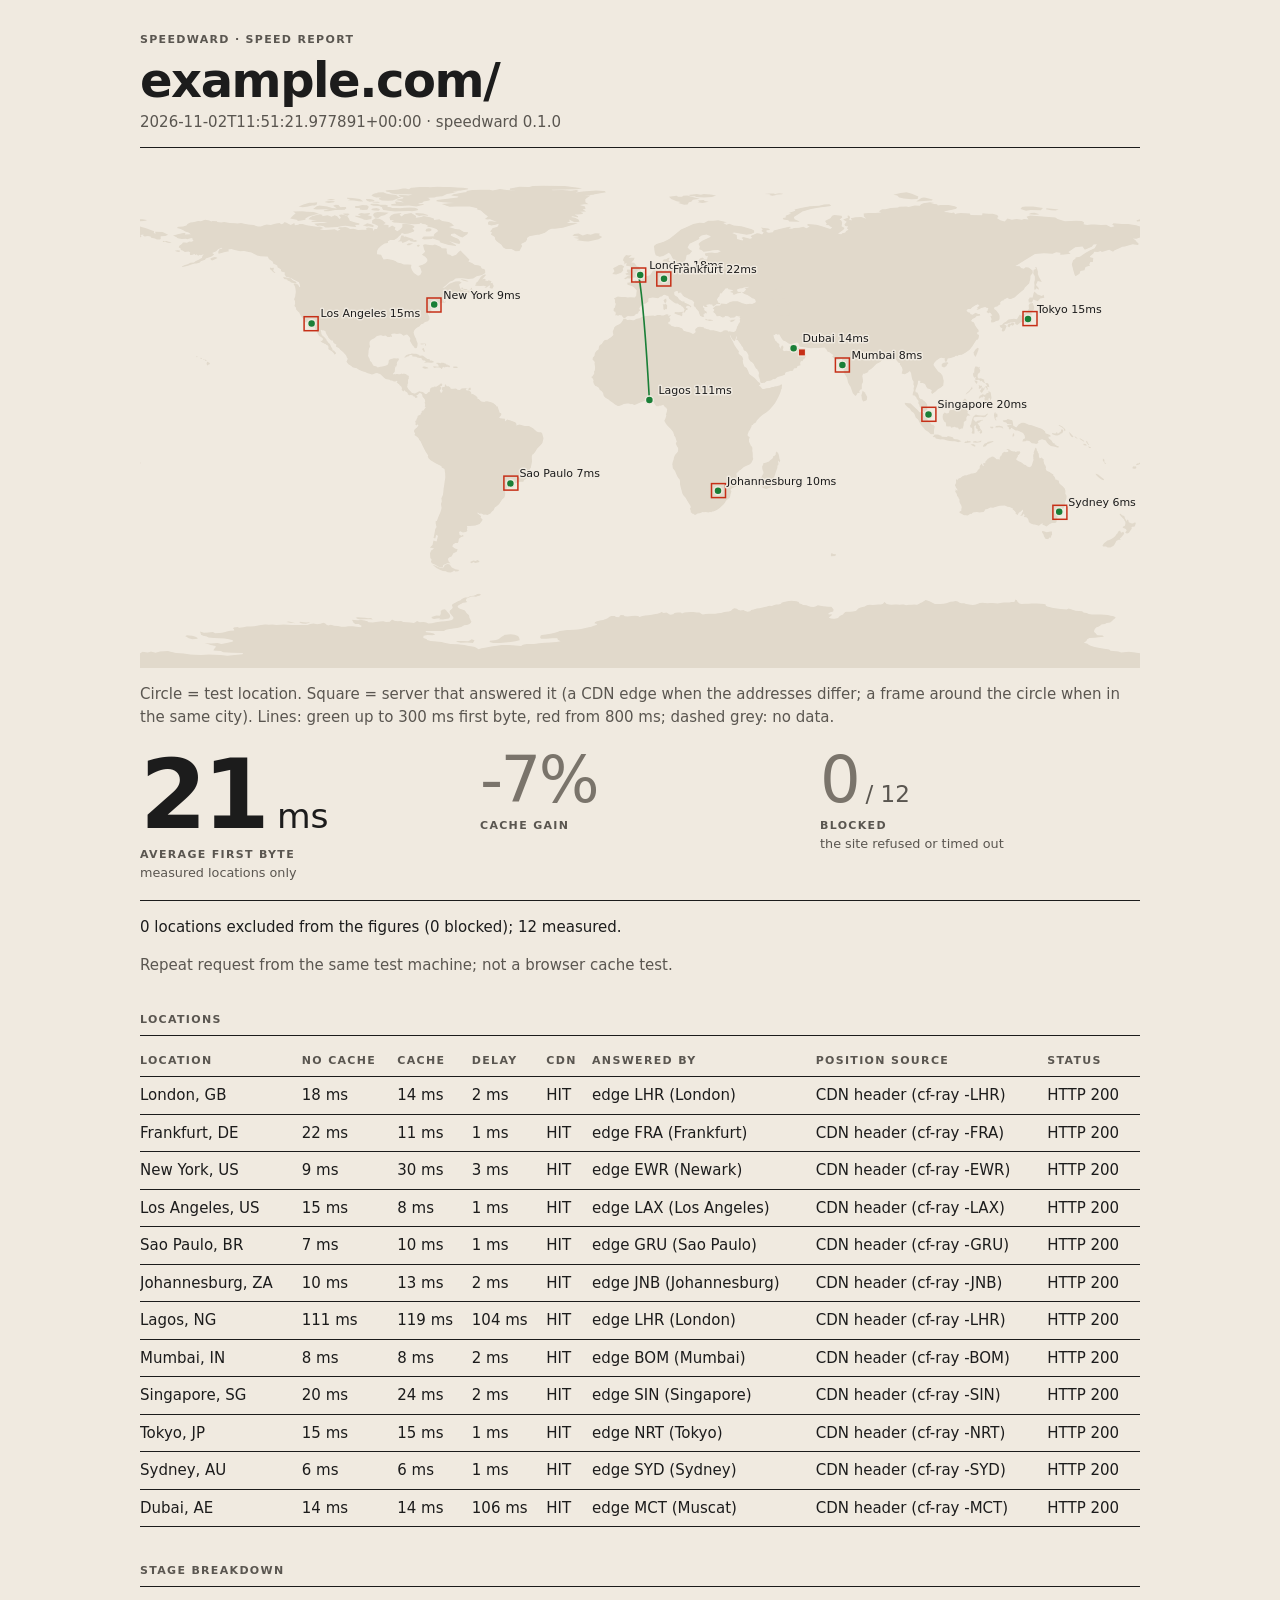
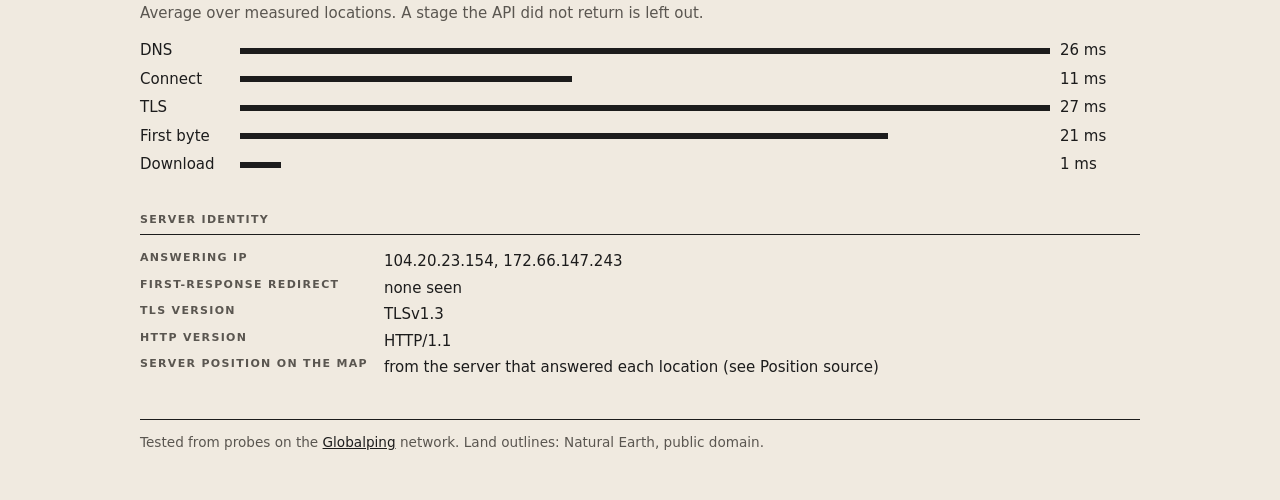
<file: docs/demo-report.html>
<!doctype html>
<html lang="en">
<head>
<meta charset="utf-8">
<meta name="viewport" content="width=device-width, initial-scale=1">
<title>Speed report: example.com/</title>
<style>
/* Same tokens as the web UI (paper, ink, hairlines); self-contained, no outside requests. */
:root{--paper:#F0EAE0;--ink:#1C1C1C;--mute:#5A5650;--faint:#7A746B;--hair:#1C1C1C;--warn:#9A3B00;--err:#A3200F;--bar:#1C1C1C;color-scheme:light}
@media (prefers-color-scheme:dark){:root:not([data-theme="light"]){--paper:#141414;--ink:#EDE8DF;--mute:#A39E95;--faint:#77736C;--hair:#EDE8DF;--warn:#F0A35E;--err:#FF8A7A;--bar:#EDE8DF;color-scheme:dark}}
:root[data-theme="dark"]{--paper:#141414;--ink:#EDE8DF;--mute:#A39E95;--faint:#77736C;--hair:#EDE8DF;--warn:#F0A35E;--err:#FF8A7A;--bar:#EDE8DF;color-scheme:dark}
*{box-sizing:border-box}
html,body{background:var(--paper)}
body{margin:0;color:var(--ink);font:15px/1.5 Inter,-apple-system,BlinkMacSystemFont,"Segoe UI",system-ui,sans-serif;font-variant-numeric:tabular-nums}
main{max-width:1040px;margin:0 auto;padding:32px 20px 48px}
header{border-bottom:1px solid var(--hair);padding-bottom:14px;margin-bottom:20px}
.kicker,h2,.figure .cap,th,dt{font-size:11px;font-weight:600;letter-spacing:.12em;text-transform:uppercase;color:var(--mute)}
h1{font-size:clamp(1.75rem,5vw,3rem);font-weight:800;letter-spacing:-.03em;line-height:1.05;margin:6px 0;overflow-wrap:anywhere}
h2{margin:36px 0 10px;padding-bottom:6px;border-bottom:1px solid var(--hair)}
h3{font-size:1rem;margin:18px 0 6px}
a{color:var(--ink)}
.mute{color:var(--mute)}.map svg{width:100%;height:auto;display:block}
.figures{display:grid;grid-template-columns:repeat(auto-fit,minmax(200px,1fr));gap:20px;margin:24px 0 12px;padding-bottom:18px;border-bottom:1px solid var(--hair)}
.figure{display:flex;flex-direction:column}
.figure .num{order:1;font-size:clamp(2.5rem,7vw,4rem);font-weight:100;letter-spacing:-.04em;line-height:.9;color:var(--faint)}
.figure:first-child .num{font-size:clamp(3.5rem,10vw,6rem);font-weight:800;color:var(--ink)}
.figure .unit{font-size:.36em;font-weight:500;letter-spacing:0;color:var(--mute)}
.figure:first-child .unit{color:var(--ink)}
.figure .cap{order:2;margin-top:8px}.figure .note{order:3;font-size:.8rem;color:var(--mute)}
table{border-collapse:collapse;width:100%}th,td{text-align:left;padding:7px 10px 7px 0;border-bottom:1px solid var(--hair);vertical-align:top}
tr.excluded{color:var(--mute);font-style:italic}.scroll{overflow-x:auto}
.bar{background:var(--bar);height:6px}.stage{display:grid;grid-template-columns:90px 1fr 80px;gap:10px;align-items:center;margin:6px 0}
dl{display:grid;grid-template-columns:minmax(120px,max-content) 1fr;gap:4px 16px}dd{margin:0;overflow-wrap:anywhere}
.flag{color:var(--warn);font-weight:600}
td .note{font-size:.8rem;color:var(--mute)}.skipped{margin:6px 0 0;padding-left:1.2em}
footer{margin-top:40px;padding-top:12px;border-top:1px solid var(--hair);color:var(--mute);font-size:.85rem}
</style>
</head>
<body>
<main>
<header>
<div class="kicker">speedward · speed report</div>
<h1>example.com/</h1>
<div class="mute">2026-11-02T11:51:21.977891+00:00 &middot; speedward 0.1.0</div>
</header>

<section class="map" aria-label="Map"><svg class="sw-map" viewBox="0 0 1000 500" role="img" aria-label="World map of response times from each test location"><style>.sw-map{--bg:#F0EAE0;--land:#E1D9CB;--ink:#1C1C1C;--fast:#1A7F37;--mid:#8F5400;--slow:#B3261E;--off:#76716A;--pin:#C62F17;--sq:#C62F17}@media (prefers-color-scheme:dark){:root:not([data-theme="light"]) .sw-map{--bg:#141414;--land:#2A2723;--ink:#EDE8DF;--fast:#4CC38A;--mid:#E0A43A;--slow:#FF6B5A;--off:#8C877F;--pin:#E8553D;--sq:#E8553D}}:root[data-theme="dark"] .sw-map{--bg:#141414;--land:#2A2723;--ink:#EDE8DF;--fast:#4CC38A;--mid:#E0A43A;--slow:#FF6B5A;--off:#8C877F;--pin:#E8553D;--sq:#E8553D}.sw-map text{fill:var(--ink);font-family:Inter,-apple-system,BlinkMacSystemFont,'Segoe UI',system-ui,sans-serif;font-weight:500;paint-order:stroke;stroke:var(--bg);stroke-width:3px;stroke-linejoin:round}.sw-dot{stroke:var(--bg);stroke-width:1.5}.sw-dot.sw-none{fill:var(--bg);stroke:var(--off);stroke-width:2}.sw-dot:focus,.sw-pick:focus,.sw-sq:focus{outline:none}.sw-sq{fill:var(--sq);stroke:var(--bg);stroke-width:1}.sw-server{fill:var(--pin);stroke-width:2}.sw-here{fill:none;stroke:var(--sq);stroke-width:1.5}.sw-sq:focus-visible{stroke:var(--ink);stroke-width:3}.sw-dot.sw-sel{stroke:var(--ink);stroke-width:3}.sw-dot:focus-visible,.sw-pick:focus-visible{outline:none;stroke:var(--ink);stroke-width:4;filter:drop-shadow(0 0 2px var(--bg))}</style><rect width="1000" height="500" fill="var(--bg)"/><g fill="var(--land)"><path d="M334.5,472.3L333.7,473.7L332.9,475L327.1,474.6L320.9,474.8L317.4,473.9L317.4,473.7L315.9,472.9L322.1,473L328.1,473.3L330.2,472.2L331.6,471.2L334.5,472.3Z"/><path d="M57.8,470.8L52.4,471.2L48.8,470.2L47.1,469.2L47,469.1L45.2,468.3L46.9,467.3L52.1,467.7L54.9,468.6L57,469.6L57.8,470.8Z"/><path d="M374.6,466.8L378,468L379.2,469.7L379.5,470.9L379.6,472.3L375.3,473.2L370.8,473.9L365.6,474.5L359.8,475.1L353.2,474.9L349.5,474L350,472.8L356,472.1L358.4,471.2L360.1,470L361.3,468.9L363,467.9L364.8,466.8L366.2,466.8L370.4,466.2L374.6,466.8Z"/><path d="M163.3,454.2L166.9,454.6L170.2,454.1L168.6,455.1L166,455.8L162.2,455.6L159.4,454.6L160,453.7L163.3,454.2Z"/><path d="M151.2,454.1L155.5,455.2L153.8,455.1L150.2,454.8L146.4,454.1L148.4,453.5L151.2,454.1Z"/><path d="M225.1,449.8L228.1,450.2L231.1,449.9L232.8,451.4L230.6,451.2L227.2,451.3L223.8,451.2L220,451.4L217.2,450.8L215.7,449.7L217.5,449.2L221,449.6L225.1,449.8Z"/><path d="M309.9,447.1L310.2,448.4L309.7,449.4L308.9,450.5L305.7,450.9L302.6,451.4L298.9,451.3L300.3,450.3L297,450.6L293.9,451L291.8,450.2L291.6,449.1L294.7,448L296.6,447.6L299.8,447.8L300.6,446.3L300.8,445.3L300.7,443.1L302.3,441.8L304.9,441.3L306.3,442.4L307,443.4L308.2,444.7L309.1,445.8L309.9,447.1Z"/><path d="M337.2,428.2L336,428.8L333.9,428.4L331.6,428.6L329.7,429.3L327.7,430L326.4,430.8L326,431.9L326.1,432.9L327.4,433.9L325.5,434.5L322.9,434.7L321.4,435.7L319.8,436.5L318,437.7L317.6,438.8L318.6,439.9L320,440.8L322.3,441.4L324.5,442.3L325.6,443.4L326.2,444.4L327,445.5L328.3,446.4L329.1,447.5L329.5,450L330.3,451.1L330.5,452.2L331.4,453.2L331,454.7L329.5,455.9L327.9,456.8L324.2,457.2L322.9,458.1L321.2,459.1L317.1,460.1L313.4,460.5L309.9,461.1L306.1,461.7L303.9,462.9L299.4,463L294.5,462.9L290.1,463.1L285.4,463.1L286.3,464.2L290.6,464.7L293.7,465.4L295.4,466.4L292.3,467.3L287.5,467L283.5,467.7L283.4,468.9L283.3,469.9L286.5,470.9L287.1,471.9L290.7,472.9L296.5,473.4L301.5,474.1L305.5,475L310.6,475.9L317.5,476.3L324.3,477.1L329,477.9L334.2,478.8L336.9,480.1L338.3,481.2L341.6,480.2L346.2,479.4L351.1,478.5L356.8,477.8L361.8,477L368.7,477L375.5,477.4L381.1,478L382.9,476.8L386.7,476L393.8,475.9L399.3,475.3L404.5,474.7L410.2,474.4L416.4,473.9L420.7,473.2L418.7,472.2L417.5,471.2L417.5,470.2L412.2,470.3L406.4,470.7L401,470.7L400.2,469.7L400.6,467.6L401.9,467L405.8,466.4L410.5,465.7L413.9,464.9L417.3,464.1L419.8,463L423.6,462.5L427.3,462.1L429.2,461.9L433.5,461.8L437.6,461.4L441,460.9L444.4,460.2L447.5,459.6L451.3,458.7L453.8,457.8L456.4,456.9L457.2,455.9L454.3,455.2L455.2,454.1L457.1,453.2L460,452.6L463,452L465.9,451.1L468,450L469.4,448.7L471.4,448L474.7,448.1L476.1,449L479.4,449.2L479.5,448.1L480.9,447L483.9,447.3L484.6,448.3L487.9,448.5L491.5,448L495,447.7L498.2,447.9L499.4,449L502.4,448.1L505.2,447.6L508.4,447.2L511.5,446.8L514.3,446.2L517.4,445.7L519.8,445.1L521.5,444.1L523.6,444.9L526.5,444.5L528.5,445.8L530,446.8L533.2,446.2L534.5,445.1L537.3,444.4L540.9,444.5L542,445.6L544.3,444.5L547.3,444.2L550.6,444.1L553.5,444.1L556.6,444.5L559.6,444.6L560.9,445.6L562.7,446.4L565.7,445.9L569,445.8L572.2,445.8L575.3,445.7L578,445.3L581,445L583.4,444.3L586,443.8L588.9,443.5L591,442.7L592.5,441.2L594.1,440.3L597,440.7L598.1,441.7L600.5,442.4L603.3,442.1L605.3,443.1L607.4,443.8L610.2,443.2L611.2,442L613.7,441.5L616.6,440.6L619.3,440.2L622.5,439.6L624.7,439L627,438.4L629.2,437.8L631.8,438.1L634.3,437.1L636.1,436.4L638.7,436.4L641,435.8L641.5,434.8L643.9,434L646.2,433.5L648.9,433L651.5,432.8L653.9,433L656.5,433.3L658.8,434L659,435.2L661.5,436.1L663.2,436.9L666.5,437.2L668.3,438L670.6,438.8L673.3,438.9L675.5,438.4L677.9,437.2L680.5,437.8L683.3,438.2L685.9,438.5L688.6,438.7L691.4,438.7L693.6,441.6L693.5,442.3L693.2,443.6L690.5,444.3L688.4,445.3L688.7,446.4L691.9,446.3L691.5,447.4L690.1,448.4L688.7,449.6L690.9,450.5L694.1,450.7L697.3,450.2L698.8,449.2L699.7,448.1L701.3,447.3L703,446.4L703.7,445.5L705.2,444.1L706.9,443.8L710.1,443.7L712.9,443.4L715.7,443L717,441.9L717.9,440.8L719.8,439.8L722.5,439.1L724.8,438.5L726.3,437.6L727.9,437.1L729.9,436.7L732.7,437L735.2,436.7L737.9,436.4L741,436.5L743,435.8L744.4,433.9L745.4,434.7L746.7,436L749.1,436.5L751.8,436.7L754.4,436.4L757.2,436.6L759.9,436.7L761.6,436.4L763.9,436.6L766.1,437.2L768.6,436.8L771.6,436.8L774.1,436.4L777,436.8L778.8,435.9L780.3,435L782.2,434.2L785.6,432.1L787.4,432.5L789.6,433.3L791.4,434.2L794.9,435.9L797.7,436L800.2,436L803.2,435.7L806.2,435.3L808.5,434.5L810.4,433.7L813.5,433.6L815.6,433L817.7,433.5L819.2,434.4L821.1,435.3L824.2,435.2L826.1,435.9L829.4,436.6L832.9,436.9L835.8,436.6L837.9,435.8L839.8,434.9L842.3,434.7L844.8,435.1L847.7,435.3L850.3,434.9L852.8,434.9L855.2,435.2L857.8,435.4L860.3,435L863.3,434.5L866.1,434.4L869.3,434.4L871.8,434.1L874.3,433.9L875.1,432.6L875.2,431.4L876.9,432.2L877.4,433.4L878.4,434.6L879.5,435.5L881.8,436L885,435.8L888.6,435.8L891.1,435.6L894.8,435.6L897.4,435.5L901,435.7L904.1,435.9L906.1,436.7L905.6,437.8L907.4,438.6L910.3,439.3L913.4,440L917,440.4L920.8,440.9L923.6,441.3L926.8,441.4L928.6,440.4L931,441.2L933.1,442.1L935.6,442.7L939,443L942.2,443.3L943.5,444.4L946.7,445.1L948.8,446.1L951.9,446.5L955.1,446.4L958.1,446.6L961.4,446.5L964.7,446.8L967.8,447.1L970.7,447.8L973.6,448.3L975.6,449.2L975.2,450.2L973.8,451.2L972.5,452.5L971.5,453.5L970.2,454.6L966.6,455L965,456L961.4,456.6L960.1,457.7L958.2,458.7L956.2,459.6L955.1,460.8L954.4,461.8L954.1,463L954.1,464.1L955.7,465.2L956.3,466.2L957.6,467.2L962.8,467.6L963.9,468.8L958.9,469.2L954.6,469.8L949.4,469.9L947,471.5L946.5,472.8L945.3,473.8L943.9,474.8L947.6,475.8L949,476.9L951.4,478L954.7,478.9L958.6,479.7L962.8,480.6L969.2,481.5L970.6,482.8L978.6,483.4L979.1,483.7L981.2,484.5L988.8,483.8L995.2,484.6L1000,485.3L1000,500L0,500L0,485.3L0.2,485.3L2.6,483.7L7.6,484.6L7.9,484.5L8.7,484.3L9.7,484L10.5,483.7L10.9,483.6L11.3,483.6L11.6,483.7L15.6,484.8L19.1,483.7L19.8,483.5L27.9,483L30.6,483.7L31.9,484L36,484.9L43.9,485.6L50.2,486.5L60.9,487.1L68.9,486.4L80.7,486.9L87.4,487.8L94.8,487L102.5,486.2L103.1,484.9L92.1,484.8L83.2,484.2L80.8,483.1L73.4,482.5L73.9,481.2L74.9,480.1L75.9,479L75.4,477.9L70.8,477.1L68.6,476.2L64.3,475.3L71.1,475.4L77.5,475L81.5,475.9L86.5,475.1L91.1,474.1L93.3,473.2L92.3,472L88.7,471.3L84.6,470.4L78.9,470.3L73.9,469.9L68.5,469.6L66.7,468.6L63.1,467.7L61,466.7L60.1,463.6L61.5,463.9L64,464.7L68.5,464.5L72.9,464.1L75.2,465.3L79.6,465L83.3,464.4L86.8,463.6L90,462.7L94.2,462.4L94,461.4L93.1,460.4L93.9,459.4L97.5,458.9L99.1,459.8L103.3,459.3L106.6,458.6L110.5,458.5L114.3,458.2L118,457.6L121,457L124.4,456.4L126.6,456.6L128.5,456.8L132.6,456.4L136.3,456.9L140.1,456.8L143.8,456.5L147.5,456.7L151.7,457L155.5,456.9L159.5,456.9L163.7,457L167.5,456.9L170.3,456.1L173.7,455.6L177.2,456.2L180.5,455.7L183.5,454.8L185.3,455.6L186.3,456.6L188.1,457.5L190.9,456.7L194.3,457.8L198,458.1L201.2,458.8L205.1,458.7L208.7,458.2L212.9,458.3L216.6,458.7L220.4,459.2L221.9,458L220.1,457L218.7,456.1L215.2,455.9L213.6,454.8L213,453.8L212,451.7L214.1,452.1L217.8,452.3L221.4,452.1L224.6,452.5L227.4,453.3L228.6,454.3L232.4,454.5L236,454.1L239.8,453.6L243.2,453.2L246.1,453.9L249.8,453.7L252.1,451.6L254.4,452.8L257.6,453.3L261.1,453L263.4,454.1L267,454.2L270.4,454.5L273.7,455.1L275.9,454.1L277,453.1L279.7,454.2L283.5,453.9L286.4,454.5L288.3,455.5L292,455.2L294.9,454.6L297.7,453.9L301.1,453.5L305,453.2L308.5,452.8L311.2,452.2L312.9,451.3L313.5,450.1L313.2,449L312.3,447.9L311.3,446.8L310.5,445.7L309.8,444.7L309.6,443.7L309.9,442.6L311.2,441.5L312.3,440.4L312.7,439.3L312.2,438.1L311.8,437L313.2,435.8L314.7,435L316.5,433.9L318.4,433L320.6,432.2L321.7,431L323.3,430.3L325,429.6L327.7,429.4L329.4,428.5L331.4,428L333.6,427.7L335.7,426.9L337.2,426.1L339.4,425.8L341,426.5L340,427.4L337.2,428.2Z"/><path d="M311.8,399.6L315.4,401.2L319.3,401.9L318.1,403.3L315.4,403.5L314,402.5L313.1,403.6L310.7,404.5L307.7,404.2L305.7,403.3L302.8,402.9L299.3,401.4L296.4,399.9L292.6,396.8L294.9,397.4L298.8,399.2L302.5,400.2L303.9,398.9L304.8,397L307.4,395.9L309.3,396.2L310.4,397.5L311.8,399.6Z"/><path d="M337.4,391.9L339.6,393.2L338.8,394.2L335,395L333.8,394L331.4,395.3L330,394L333.3,392.4L335.7,393.1L337.4,391.9Z"/><path d="M695.2,388.1L691,388.3L690.9,386.8L691.3,385.6L691.5,385.1L693.3,385.9L695.9,386.3L696,386.8L695.2,388.1Z"/><path d="M903.9,363.3L906.6,364.3L908.1,363.9L910.2,363.4L911.9,363.5L912.1,366.8L911.2,367.8L910.9,370L909.9,369.3L908,371.2L907.4,371.1L905.7,371L904,368.6L903.6,366.8L902,364.3L902.1,363.1L903.9,363.3Z"/><path d="M980.6,363.7L981.2,364.8L983.2,363.7L984,364.9L984,366L983,367.3L981.2,369.4L979.8,370.5L980.8,371.8L978.6,371.8L976.3,372.9L975.5,374.7L973.9,377.5L971.8,378.8L970.4,379.6L967.8,379.5L966,378.6L963,378.4L962.5,377.4L964,375.3L967.5,372.6L969.3,372L971.3,371L973.7,369.5L975.3,368.1L976.6,366L977.6,365.3L978,363.8L980,362.5L980.6,363.7Z"/><path d="M985,350.4L987,353.4L987.1,351.5L988.4,352.2L988.8,354.3L991,355.2L992.9,355.4L994.5,354.4L995.9,354.7L995.2,357.2L994.4,358.8L992.2,358.7L991.5,359.6L991.8,360.8L991.3,361.3L990.3,362.8L988.9,364.7L986.8,365.8L986.3,365.1L985.1,364.7L986.7,362.4L985.8,360.9L982.8,359.7L982.9,358.7L984.9,357.8L985.4,355.6L985.3,353.8L984.1,352L984.2,351.5L982.9,350.3L980.7,347.9L979.5,345.9L980.6,345.7L982.1,347.2L984.2,348L985,350.4Z"/><path d="M964.2,311.6L963.2,312.2L961.6,311.5L959.7,310.2L957.9,308.7L956,306.8L955.6,305.8L956.8,305.9L958.4,306.8L959.6,307.8L960.5,308.6L962.8,310.3L964.2,311.6Z"/><path d="M995.5,298.2L996.4,299L996,300.4L994.3,300.8L992.7,300.5L992.5,299.2L993.5,298.3L994.8,298.6L995.5,298.2Z"/><path d="M998.2,296.7L996.5,297.3L996.1,296.2L997.5,295.6L998.4,295.5L1000,294.6L1000,296L998.2,296.7Z"/><path d="M0.2,295.8L0,296L0,294.6L0.6,294.5L0.2,295.8Z"/><path d="M966.2,295.7L965.3,296.1L964.4,294.9L964.5,294.1L966.2,295.7Z"/><path d="M964.2,291.5L964.6,293.7L963.9,293.4L963.3,293.5L962.9,292.8L962.9,290.6L964.2,291.5Z"/><path d="M639,287.7L639.5,291L640.2,292.3L639.9,293.6L639.4,294.4L638.5,292.8L638,293.6L638.5,295.7L638.3,296.9L637.5,297.5L637.3,299.9L636.2,303.1L634.9,306.9L633.1,312.2L632.1,316.1L630.8,319.3L628.6,319.9L626.1,321.1L624.5,320.4L622.3,319.4L621.6,317.9L621.4,315.5L620.4,313.3L620.2,311.3L620.6,309.3L621.9,308.8L621.9,307.9L623.3,305.8L623.5,304L622.9,302.7L622.3,300.9L622.1,298.4L623.1,296.8L623.5,295L624.8,294.9L626.4,294.4L627.4,293.9L628.6,293.8L630.2,292.3L632.5,290.5L633.3,289.1L633,288L634.1,288.3L635.7,286.4L635.7,284.7L636.7,283.4L637.6,284.6L638.4,285.8L639,287.7Z"/><path d="M898.8,288.2L899.8,290.4L901.6,289.4L902.5,290.5L903.8,291.6L903.5,292.9L904.1,295.2L904.5,296.6L905.2,297L906,299.3L905.7,300.8L906.6,302.7L909.6,304.1L911.6,305.4L913.5,306.6L913.1,307.3L914.7,309.1L915.8,312.1L916.9,311.5L918,312.7L918.7,312.2L919.2,315.2L921.1,316.9L922.4,317.9L924.6,320.2L925.4,322.4L925.4,324L925.3,325.7L926.6,328.1L926.4,330.5L925.9,331.8L925.2,334.3L925.2,335.9L924.7,337.9L923.5,340.4L921.4,341.8L920.4,343.9L919.5,345.3L918.7,347.7L917.6,349.1L916.9,351.2L916.5,353.1L916.7,354L915.1,354.9L912,355L909.4,356.2L908.1,357.2L906.4,358.4L904.1,357.2L902.4,356.7L902.9,355.3L901.3,355.8L898.9,357.8L896.5,357.1L894.9,356.6L893.4,356.4L890.7,355.6L888.9,353.9L888.4,351.8L887.7,350.4L886.3,349.3L883.7,348.9L884.6,347.6L883.9,345.5L882.6,347.4L880.1,347.9L881.5,346.4L882,344.8L883,343.4L882.8,341.4L880.5,343.8L878.8,344.7L877.7,346.9L875.6,345.8L875.7,344.3L873.9,342.3L872.5,341.2L873,340.6L869.4,338.9L867.5,338.8L864.8,337.5L859.8,337.8L856.2,338.7L853.1,339.7L850.4,339.5L847.5,340.9L845.1,341.6L844.5,343L843.5,344.1L841.1,344.2L839.4,344.5L836.9,343.9L834.9,344.3L833,344.4L831.4,345.9L830.6,345.7L829.2,346.5L827.8,347.4L825.8,347.3L824,347.3L821,345.5L819.5,345L819.6,343.4L821,343L821.4,342.4L821.3,341.4L821.7,339.5L821.4,337.8L819.9,335L819.4,333.4L819.6,331.8L818.4,330L818.4,329.2L817.1,328.1L816.8,325.9L815.2,323.7L814.8,322.5L816.1,323.7L815.1,321.2L816.5,322L817.3,323.1L817.3,321.6L815.9,319.4L815.6,318.6L815,317.7L815.3,316.1L815.9,315.4L816.2,314.1L815.9,312.4L817.1,310.4L817.3,312.5L818.5,310.6L820.7,309.7L822.1,308.5L824.2,307.5L825.5,307.3L826.2,307.6L828.4,306.6L830.1,306.3L830.5,305.7L831.3,305.4L832.8,305.5L835.7,304.7L837.2,303.4L837.9,302L839.6,300.5L839.7,299.4L839.8,297.9L841.7,295.6L842.9,298L844.1,297.4L843.1,296.1L843.9,294.8L845.2,295.4L845.5,293.2L847,291.9L847.7,290.8L849.1,290.3L849.1,289.5L850.3,289.9L850.4,289.2L851.6,288.8L853,288.4L855,289.7L856.6,291.3L858.3,291.3L860.1,291.6L859.5,290.1L860.8,287.8L862.1,287.1L861.6,286.4L862.8,284.8L864.5,283.8L865.9,284.2L868.3,283.7L868.2,282.2L866.2,281.3L867.7,280.9L869.5,281.6L871,282.7L873.3,283.5L874.1,283.2L875.8,284L877.5,283.2L878.5,283.5L879.1,282.9L880.4,284.3L879.7,285.8L878.6,286.9L877.7,287L878,288.1L877.2,289.5L876.2,290.9L876.4,291.7L878.6,293.2L880.7,294.1L882.2,295L884.2,296.7L885,296.7L886.4,297.4L886.8,298.3L889.5,299.2L891.3,298.2L891.9,296.8L892.4,295.5L892.8,294L893.6,291.8L893.2,290.4L893.4,289.6L893.1,288.1L893.5,286L894,285.4L893.6,284.5L894.2,283L894.8,281.5L894.8,280.7L895.9,279.6L896.7,281L896.9,282.7L897.5,283.1L897.7,284.2L898.7,285.7L898.9,287.2L898.8,288.2Z"/><path d="M950.3,279.1L951.1,280.1L949.2,280.1L948.1,278.3L949.8,279L950.3,279.1Z"/><path d="M835.3,278.4L834.2,278.5L830.5,276.5L833.1,276L834.5,276.8L835.5,277.7L835.3,278.4Z"/><path d="M946.8,277.4L945.7,277.5L944,277.2L943.4,276.8L943.6,275.7L945.5,276.1L946.4,276.7L946.8,277.4Z"/><path d="M949.1,276.7L948.7,277.2L946.6,274.8L946.1,273.1L947,273.1L948,275.3L949.1,276.7Z"/><path d="M845.7,278.2L843.3,278.8L842.9,278.4L843.2,277.5L844.4,275.8L847.1,274.7L847.5,274L849.9,273.4L851.8,273.3L852.7,273L853.7,273.3L852.7,274.1L849.8,275.3L847.5,276.1L845.7,278.2Z"/><path d="M827.5,272.5L828.5,273.2L830.2,273L830.9,274.2L827.7,274.7L825.8,275.1L824.3,275.1L825.2,273.5L826.8,273.5L827.5,272.5Z"/><path d="M841.4,272.5L841,274L836.8,274.8L833.1,274.5L833.1,273.5L835.3,272.9L837.1,273.7L838.9,273.5L841.4,272.5Z"/><path d="M944.1,273.2L944.2,273.7L942,272.5L940.5,271.5L939.5,270.6L939.9,270.3L941.2,271L943.4,272.3L944.1,273.2Z"/><path d="M937.6,270.4L937.1,270.6L935.8,269.9L934.7,268.8L934.8,268.3L936.5,269.5L937.6,270.4Z"/><path d="M801.7,268.8L807.1,269.1L807.7,268L812.8,269.3L813.8,271.1L818,271.6L821.4,273.3L818.2,274.3L815.2,273.2L812.7,273.3L809.8,273.1L807.2,272.6L804,271.5L801.9,271.2L800.8,271.6L795.7,270.4L795.2,269.2L792.7,269L794.6,266.4L798,266.5L800.2,267.6L801.4,267.8L801.7,268.8Z"/><path d="M874.2,267.3L872.8,269.2L872.5,267.1L873,266.1L873.6,265.1L874.2,265.9L874.2,267.3Z"/><path d="M933,268.9L932.2,269.2L931,268.2L929.8,266.4L929.2,264.3L929.6,264L929.9,264.8L930.7,265.5L932.1,267.2L933.4,268.2L933,268.9Z"/><path d="M922.2,265.2L920.7,265.4L920.3,266.2L918.8,266.9L917.3,267.5L915.9,267.5L913.6,266.7L912,266L912.2,265.1L914.7,265.5L916.2,265.3L916.7,264L917.1,263.9L917.3,265.4L918.9,265.2L919.7,264.2L921.2,263.2L920.9,261.6L922.6,261.5L923.2,262L923.1,263.5L922.2,265.2Z"/><path d="M853.5,259.6L852.4,260.5L850.5,260L850,258.8L852.8,258.7L853.5,259.6Z"/><path d="M862.4,258.6L863.4,260.7L861.1,259.6L858.8,259.3L857.2,259.5L855.3,259.4L855.9,257.9L859.4,257.8L862.4,258.6Z"/><path d="M925.4,262.5L924.5,263.2L924,261.6L923.4,260.5L922.1,259.6L920.5,258.4L918.5,257.6L919.3,256.9L920.8,257.7L921.7,258.3L922.9,259L924,260.2L925.1,261.1L925.4,262.5Z"/><path d="M872.6,253.2L873.4,257.7L876.3,259.4L878.6,256.4L881.8,254.7L884.2,254.7L886.6,255.7L888.7,256.7L891.7,257.2L896.5,259.1L901.6,260.7L903.5,262.1L905.1,263.5L905.5,265.2L910.1,266.9L910.8,268.4L908.3,268.7L908.9,270.5L911.3,272.3L913.2,275.3L914.7,275.2L914.6,276.4L916.8,276.9L915.9,277.4L918.9,278.6L918.6,279.4L916.7,279.6L916.1,278.9L913.7,278.6L910.9,278.1L908.7,276.4L907.1,274.8L905.7,272.4L902.1,271.2L899.7,272L898,272.9L898.4,275L896.2,275.9L894.6,275.4L891.8,275.3L889.3,273L886.5,272.5L885.8,273.3L882.3,273.4L883.4,271.1L885.2,270.3L884.5,267.3L883.1,265L877.7,262.6L875.5,262.4L871.3,259.8L870.5,261.2L869.4,261.4L868.8,260.4L868.8,259.2L866.6,257.8L869.6,256.8L871.6,256.9L871.4,256.2L867.3,256.1L866.2,254.5L863.7,254L862.6,252.6L866.3,251.9L867.7,251L872.2,252.2L872.6,253.2Z"/><path d="M847.9,246.1L845.7,248.8L843.6,249.3L840.9,248.8L836.3,248.9L833.8,249.3L833.4,251.4L835.9,253.9L837.4,252.7L842.6,251.7L842.4,253L841.2,252.6L840,254.2L837.5,255.3L840.2,258.9L839.6,259.8L842.1,263L842.1,264.8L840.6,265.7L839.5,264.7L840.9,262.4L838.2,263.5L837.5,262.7L837.8,261.6L835.8,260L836,257.3L834.2,258.1L834.4,261.4L834.5,265.4L832.8,265.8L831.6,264.9L832.4,262.4L831.9,259.7L830.8,259.7L829.9,257.8L831.1,256L831.5,253.8L832.8,249.6L833.4,248.4L835.8,246.4L838,247.2L841.5,247.6L844.7,247.5L847.4,245.4L847.9,246.1Z"/><path d="M857.5,246.9L857.3,249.3L855.9,249L855.5,250.7L856.6,252.2L855.8,252.5L854.7,250.7L853.9,247.2L854.4,245L855.4,244L855.6,245.5L857.2,245.7L857.5,246.9Z"/><path d="M793.9,266.3L790.9,266.3L788.5,264L785,261.7L783.8,260L781.7,257.8L780.3,255.7L778.2,251.8L775.7,249.5L774.9,247.1L773.9,244.9L771.4,243.2L769.9,240.8L767.8,239.3L764.9,236.2L764.7,234.8L766.5,234.9L770.8,235.4L773.2,238.1L775.4,240L776.9,241.2L779.6,244.2L782.4,244.2L784.7,246.1L786.3,248.4L788.4,249.7L787.3,252L788.9,252.9L789.9,253L790.4,255L791.4,256.5L793.4,256.7L794.7,258.5L794,262L793.9,266.3Z"/><path d="M827.4,244.9L830.5,247.5L827.3,247.8L826.3,249.7L826.4,252.2L823.8,254.1L823.7,256.9L822.6,261.1L822.2,260.2L819.1,261.4L818,259.7L816,259.6L814.6,258.7L811.3,259.7L810.3,258.3L808.5,258.5L806.2,258.2L805.8,254.4L804.4,253.7L803,251.3L802.6,248.8L803,246.3L804.6,244.4L806.7,245.4L808.8,244.9L809.4,242.5L810.5,242L813.9,241.4L815.9,239.2L817.2,237.4L818.3,236.4L820.7,234.9L822.8,232.9L824.2,230.8L825.4,230.8L826.8,232.2L826.9,233.4L828.7,234.1L831.1,235L830.9,236.1L829,236.2L829.5,237.6L827.5,238.5L825.9,241L827.9,243.6L827.4,244.9Z"/><path d="M851,226.6L851.3,228.5L851.5,230L850.5,232.6L849.5,229.7L848.2,231.1L849.1,233.2L848.3,234.5L845.1,232.9L844.3,230.9L845.1,229.6L843.4,228.2L842.5,229.4L841.2,229.3L839.1,230.8L838.7,230L839.8,227.7L841.5,226.9L843,225.9L844,227.1L846.1,226.3L846.6,225.1L848.5,225L848.4,222.9L850.6,224.2L850.9,225.6L851,226.6Z"/><path d="M725.6,232.8L723.2,233.4L721.9,231.2L721.4,227.2L722.6,222.7L724.6,224.3L725.8,226.2L727.2,229.1L726.8,232L725.6,232.8Z"/><path d="M330.7,221.9L328.4,222.2L327.9,222L328.7,221.2L328.7,220.1L330.3,219.8L330.8,219.8L330.7,221.9Z"/><path d="M844.4,221.4L843.4,222.4L842.5,224.1L841.7,224.9L839.9,223L840.5,222.3L841.2,221.5L841.5,219.8L843.1,219.6L842.6,221.5L844.7,218.8L844.4,221.4Z"/><path d="M829.2,224.1L825.5,226.8L826.8,224.8L828.9,223.1L830.5,221.2L832,218.4L832.5,220.7L830.6,222.2L829.2,224.1Z"/><path d="M838.6,217L840.2,217.8L842,217.8L841.9,219L840.7,220.2L838.9,221L838.8,219.7L839,218.3L838.6,217Z"/><path d="M848.6,216.2L849.4,219.3L847.3,218.6L847.3,219.5L848,221.2L846.7,221.8L846.6,219.9L845.7,219.8L845.3,218.1L846.9,218.3L846.9,217.2L845.2,215.1L847.9,215.2L848.6,216.2Z"/><path d="M837.6,213.7L836.8,216.1L835.6,214.7L834.2,212.6L836.6,212.7L837.6,213.7Z"/><path d="M837,198.6L838.7,199.4L839.6,198.7L839.8,199.4L839.4,200.5L840.3,202.5L839.6,204.8L838,205.7L837.5,208L838.1,210.2L839.6,210.5L840.8,210.2L844.3,211.7L844,213.2L844.9,213.9L844.7,215.2L842.5,213.8L841.5,212.4L840.8,213.4L839,211.7L836.5,212.1L835.1,211.5L835.2,210.4L836.1,209.7L835.3,209L834.9,210L833.5,208.4L833.1,207.2L833,204.5L834.1,205.5L834.4,201.1L835.3,198.6L837,198.6Z"/><path d="M317.8,199.4L317.1,200.1L315,200.1L313.4,200.1L313.2,199L313.6,198.6L315.9,198.6L317.3,198.8L317.8,199.4Z"/><path d="M286.4,200.4L285.5,200.8L284,200.4L282.4,199.4L282.7,198.7L283.9,198.5L284.5,198.6L286.4,198.9L287.9,199.6L288.3,200.3L286.4,200.4Z"/><path d="M298.4,194.8L300.8,195.2L301.1,194.8L303.3,194.8L305,195.5L305.7,195.4L306.2,196.4L307.7,196.4L307.6,197.2L308.9,197.3L310.2,198.3L309.2,199.4L307.9,198.8L306.6,198.9L305.7,198.8L305.2,199.3L304.1,199.5L303.7,198.8L302.8,199.2L301.7,201.1L301,200.7L300.8,199.9L299,199.4L297.7,199.6L296,199.4L294.7,199.9L293.2,199L293.4,198.2L296,198.5L298.1,198.8L299.1,198.1L297.8,196.9L297.8,195.9L296.1,195.4L296.7,194.7L298.4,194.8Z"/><path d="M806.5,198.1L804.1,199.5L801.8,198.6L801.7,196.2L803.1,194.9L806.1,194.2L807.7,194.2L808.4,195.3L807.1,196.5L806.5,198.1Z"/><path d="M67.9,197L67.5,197.5L66.8,197.1L66.9,196.3L66.5,195.3L66.6,195L67.1,194.5L66.9,194L67.1,193.7L67.3,193.8L68.3,194.2L68.8,194.5L69.3,194.8L70,195.8L69.9,196L68.8,196.6L67.9,197Z"/><path d="M66.4,192.7L65.5,192.9L65,192.3L64.7,192L64.7,191.9L65,191.6L66,191.9L66.7,192.3L66.4,192.7Z"/><path d="M64.6,191.2L64.5,191.5L63,191.4L63.2,191.1L64.6,191.2Z"/><path d="M62.1,190.8L61.9,190.9L61.7,190.9L60.8,190.8L60.4,190.2L60.3,190.1L61,189.7L61.3,189.9L62.1,190.8Z"/><path d="M57.4,188.9L57,189.2L56.1,188.7L56.3,188.5L56.7,188.2L57.3,188.3L57.4,188.9Z"/><path d="M278.7,186.8L279.8,187.8L282.4,187.5L283.4,188.1L285.7,189.8L287.4,191.1L288.3,191.1L290,191.6L289.8,192.4L291.9,192.5L293.9,193.7L293.6,194.3L291.8,194.7L289.9,194.8L288,194.6L284,194.8L285.9,193.3L284.7,192.6L283,192.4L282,191.6L281.3,190L279.8,190.1L277.2,189.4L276.3,188.8L272.7,188.4L271.8,187.8L272.8,187.1L270.1,187L268.1,188.4L266.9,188.5L266.5,189.1L265.1,189.4L264,189.2L265.4,188.3L266,187.3L267.3,186.7L268.7,186.2L270.8,185.9L271.5,185.6L273.9,185.8L276.1,185.8L278.7,186.8Z"/><path d="M284.6,184L283.9,184.1L283.2,182.5L282.2,181.7L282.8,180L283.6,180.1L284.6,182.4L284.6,184Z"/><path d="M836.6,186.7L835.4,189L833.9,186.6L833.6,184.6L835.3,181.8L837.5,179.7L838.8,180.6L838.3,182.2L836.6,186.7Z"/><path d="M283.8,176.2L280.8,176.6L280.6,175.6L281.9,175.4L283.8,175.4L283.8,176.2Z"/><path d="M286.1,176.1L285.6,178.1L285.1,177.8L285.2,176.3L283.9,175.2L283.9,174.9L286.1,176.1Z"/><path d="M874,155.1L874.4,156.1L872.8,157.8L871.6,156.9L870.2,157.5L869.5,159.2L867.7,158.4L867.7,157L869.2,155.4L870.8,155.7L872,154.5L874,155.1Z"/><path d="M596,150.9L594.2,152.1L594.4,152.6L594.5,152.8L591.6,154L590.3,153.6L589.6,152.5L590.9,152.4L591.1,152.4L591.5,151.7L593.5,151.7L596,150.9Z"/><path d="M565.8,150.8L567.4,151.8L569.5,151.6L571.6,151.8L571.5,152.3L573,151.9L572.7,152.8L568.7,153L568.7,152.5L565.3,152L565.8,150.8Z"/><path d="M543.1,143.8L542.1,146L542.5,146.8L541.9,148.3L539.8,147.2L538.4,146.9L534.5,145.5L534.9,144.1L538.2,144.3L541,144L543.1,143.8Z"/><path d="M525.6,135.5L527.2,137.5L526.9,141.2L525.6,141L524.5,141.9L523.4,141.2L523.3,137.8L522.7,136.2L524.2,136.4L525.6,135.5Z"/><path d="M891.6,146.8L890.6,149L891,150.4L889.6,152.4L886,153.7L881.2,153.9L877.2,157L875.3,156L875.2,153.9L870.4,154.5L867.1,155.8L863.9,155.9L866.7,157.9L864.8,162.6L863,163.8L861.7,162.7L862.4,160.2L860.6,159.4L859.5,157.5L862.1,156.7L863.6,154.9L866.3,153.5L868.4,151.6L873.9,150.7L876.9,151.3L879.8,146.4L881.6,147.7L885.7,144.9L887.3,143.8L889,140.4L888.6,137.3L889.7,135.6L892.7,135.1L894.2,138.9L894.1,141.2L891.6,144L891.6,146.8Z"/><path d="M526.6,132.9L525.6,135.1L524.4,134.5L523.7,132.6L524.3,131.6L526.1,130.5L526.6,132.9Z"/><path d="M899.8,127.3L901.7,127.9L903.7,126.7L904.3,129.8L900.2,130.6L897.7,133.3L893.4,131.4L891.9,134.5L888.8,134.5L888.4,131.8L889.8,129.6L892.7,129.5L893.5,125.6L894.4,123.5L897.6,126.4L899.8,127.3Z"/><path d="M323.2,120.7L325.2,121.1L327.7,121L326.4,122.1L325.3,122.3L321.8,121.1L321.1,120.2L322.2,119.3L323.2,120.7Z"/><path d="M328.3,113.6L327,113.6L323.4,112.8L320.8,111.5L321.7,111.2L325.4,111.9L328.2,113.1L328.3,113.6Z"/><path d="M156.9,115.2L155.5,115.6L151,114.4L150.1,113.4L147.6,112.4L147.1,111.6L144.3,111.1L143.2,109.6L143.4,109L146.4,109.6L148.1,110L150.7,110.3L151.6,111.2L153,112.6L155.8,113.7L156.9,115.2Z"/><path d="M344.1,109.2L342.2,111.6L344,110.7L345.9,111.3L344.9,112.3L347.4,113L348.7,112.3L351.5,113.2L350.6,115.2L352.5,114.8L352.9,116.2L353.8,118L352.6,120.4L351.3,120.5L349.5,120L350.1,117.7L349.3,117.4L346.1,119.8L344.5,119.7L346.4,118.4L343.7,117.7L340.8,117.9L335.4,117.8L334.9,116.9L336.7,116L335.5,115.2L337.8,113.5L340.7,109.1L342.4,107.5L344.8,106.6L346.1,106.7L345.6,107.5L344.1,109.2Z"/><path d="M131.4,99.9L134,99.7L133.2,102.8L135.6,105.1L134.5,105L132.8,103.8L131.8,102.5L130.4,101.6L129.9,100.4L130.1,99.5L131.4,99.9Z"/><path d="M899,109L901.8,114L897.7,113L896,117.1L898.7,119.9L898.6,121.8L896.5,120.2L894.7,122.3L894.2,120L894.5,117.3L894.2,114.3L894.8,112.2L894.9,108.5L893.3,105.7L893.6,101.9L896.1,100.7L895,99.4L896.3,99L897,100.8L897.9,103.5L897.9,106.2L899,109Z"/><path d="M481.1,104.8L476.2,106.5L472.3,106.1L474.5,103.2L473.1,100.3L476.9,98.2L479,96.9L481.3,96.7L484.3,98.5L482.8,100.4L483.2,102.4L481.1,104.8Z"/><path d="M535.3,95.5L533.6,97.8L530.7,96.2L530.3,95.1L534.4,94.1L535.3,95.5Z"/><path d="M75,91.3L72.2,92.4L70.8,91.7L70.4,90.4L72.9,89.4L74.4,89L76.2,89.2L77.4,90L75,91.3Z"/><path d="M491.7,87.1L488.7,90.1L491.5,89.7L494.6,89.8L493.8,92L491.3,94.5L494.2,94.7L496.9,98.3L498.8,98.7L500.5,101.9L501.3,103L504.7,103.5L504.3,105.3L502.9,106.1L504,107.5L501.5,109L497.8,109L493.1,109.7L491.8,109.2L490,110.5L487.4,110.2L485.4,111.2L484,110.7L488,107.7L490.5,107.1L486.2,106.7L485.4,105.6L488.3,104.7L486.7,103.2L487.3,101.4L491.4,101.7L491.8,100L489.9,98.3L486.5,97.8L485.9,97.1L486.9,95.8L486,95L484.5,96.4L484.3,93.7L482.9,92.3L483.9,89.4L486.1,87.1L488.3,87.4L491.7,87.1Z"/><path d="M40.1,83.6L38.4,84L36.5,83.5L34.8,82.7L37.6,82.3L39.8,82.5L40.1,83.6Z"/><path d="M279.8,77.3L278.7,78.8L277.5,78.6L276.8,77.7L276.9,77.5L278,76.7L279.1,76.8L279.8,77.3Z"/><path d="M272.5,75.8L269.3,77.3L267.3,77.3L266.7,76.5L268.7,75.2L272.6,75.3L272.5,75.8Z"/><path d="M23,72.8L24.7,73.4L26.4,73.1L28.7,73.8L31.4,74.2L31.2,74.5L29.1,75.1L27,74.5L25.9,74L23.5,74.1L22.8,73.9L23,72.8Z"/><path d="M263.4,67.6L264,68.8L265.4,68.4L267,69.1L270,70.1L273.2,71L273.5,72.3L275.5,72.1L277.5,73L275,73.9L270.7,73.2L269.1,71.9L266.4,73.4L262.4,74.9L261.5,73.2L257.7,73.5L260.1,72.1L260.5,69.9L261.4,67.4L263.4,67.6Z"/><path d="M459.7,65.4L459.1,67.2L462.2,69.1L458.6,71.2L450.6,73.1L448.2,73.6L444.5,73.2L436.8,72.3L439.5,71.1L433.5,69.7L438.4,69.2L438.3,68.4L432.4,67.7L434.3,65.9L438.5,65.5L442.8,67.4L447.1,65.9L450.6,66.7L455.1,65.2L459.7,65.4Z"/><path d="M289.3,63.5L286.1,63.6L285.5,62.3L286.6,60.7L289.2,60.3L291.3,61.1L291.4,62.3L291.1,62.7L289.3,63.5Z"/><path d="M13.8,65L15.7,65.7L15.1,63.7L22.6,64.1L28.1,66.7L25.3,67.9L20.7,68.2L20.7,70.9L19.6,71.5L17,71.4L14.9,70.5L11.2,69.7L10.5,68.5L7.7,68L4.6,68.4L3,67.4L3.6,66.4L0.3,67L1.6,68.3L0,69.5L0,58.4L6.8,60.6L14.1,63.3L13.8,65Z"/><path d="M234.3,58L232.6,59L228.8,58.2L226.6,58.5L222.8,57.2L225.2,56.4L227.2,55.2L230.1,55.9L231.8,56.4L232.6,57L234.3,58Z"/><path d="M1000,53.2L997,53.4L996.5,52.5L1000,51.3L1000,53.2Z"/><path d="M3.6,53.1L0,53.2L0,51.3L0.4,51.2L2.7,51.2L6.7,52L6.5,52.4L3.6,53.1Z"/><path d="M248.5,57L248.5,59.8L252.2,57.6L255.5,59.4L254.7,61.5L257.4,63.3L260.3,61.3L262.3,58.9L262.4,55.9L266.4,56.1L270.5,56.5L274.2,57.9L274.4,59.3L272.3,60.7L274.3,62.2L273.9,63.6L268.5,65.5L264.6,66L261.8,65.1L260.9,66.5L258.2,68.9L257.4,70.1L254.2,71.9L250.2,72.1L248,73.3L247.9,75.1L244.6,75.5L241.2,77.7L238.2,80.8L237.1,83L237,86.3L241.1,86.7L242.3,89.3L243.6,91.4L247.5,90.9L252.7,92.1L255.4,93.1L257.4,94.4L260.9,95.2L263.9,96.4L268.4,96.5L271.5,96.8L271,99.2L271.9,102L273.9,105.1L278,107.8L280.2,106.9L281.7,104L280.2,99.6L278.3,98.1L282.7,96.8L285.8,94.9L287.4,93L287.2,91.1L285.3,88.7L281.9,86.7L285.2,83.7L284,81.2L283,76.9L285,76.2L289.7,77L292.6,77.3L294.9,76.5L297.5,77.5L300.9,79.1L301.7,80.2L306.7,80.4L306.6,82.7L307.5,86.2L310.1,86.7L312.1,88.3L316.1,86.8L318.8,83.7L320.6,82.4L322.8,84.9L326.4,88.4L329.5,91.8L328.3,93.5L332,95.1L334.5,96.7L339,97.4L340.7,98.3L341.8,100.6L344,101L345.1,102L345.3,105.1L343.3,106.2L341.3,107.2L336.7,108.2L333.2,110.4L328.5,110.9L322.6,110.3L318.4,110.3L315.6,110.5L313.2,112.5L309.7,113.7L305.7,117.4L302.5,119.9L304.8,119.5L309.3,115.8L315.1,113.5L319.3,113.2L321.7,114.6L319.1,116.5L320,119.5L320.9,121.6L324.5,122.9L329.1,122.5L331.9,119.4L332.1,121.4L333.9,122.4L330.4,124.3L324.3,125.9L321.5,127L318.4,129L316.3,128.8L316.2,126.5L321,124.2L316.6,124.3L313.5,124.6L314,125.5L311,126.9L308.2,127.8L305.2,128.7L303.6,130.5L303.3,130.9L303.3,132.4L304.2,133.9L305.3,133.9L305,132.9L305.9,133.5L305.7,134.3L303.8,134.8L302.4,134.7L300.4,135.2L299.2,135.4L297.6,135.5L295.2,136.3L299.3,135.8L300.2,136.3L296.3,137.1L294.5,137.1L294.6,136.8L293.7,137.6L294.5,137.7L293.9,139.7L291.9,141.8L291.7,141.1L291.1,141L290.2,140.3L290.8,141.8L291.4,142.3L291.5,143.3L290.6,144.4L289.1,146.6L288.8,146.5L289.7,144.6L288.2,143.6L287.9,141.2L287.4,142.5L288,144.2L286.2,143.8L288.1,144.7L288.2,147.3L289,147.5L289.3,148.5L289.6,151.2L287.9,153.3L285,154.1L283.2,155.8L281.8,155.9L280.4,157L280,157.9L276.9,159.7L275.4,161L274.1,162.7L273.6,164.6L274.1,166.6L275.1,168.9L276.3,170.9L276.3,172.1L277.6,175.3L277.5,177.2L277.4,178.3L276.7,180L275.9,180.3L274.5,180L274.1,178.8L273,178.1L271.6,175.7L270.3,173.6L269.8,172.5L270.4,170.7L269.6,169.2L267.5,166.8L266.4,166.4L263.6,167.7L263.1,167.5L261.7,166.2L260,165.6L256.9,165.9L254.4,165.6L252.3,165.8L251.1,166.2L251.6,167L251.6,168.1L252.2,168.6L251.6,169L250.6,168.6L249.6,169.1L247.6,169L245.5,167.6L243.1,167.9L241,167.3L239.3,167.5L237,168.1L234.4,170.2L231.7,171.4L230.2,172.7L229.5,173.9L229.5,175.9L229.6,177.2L230.2,178.1L230.2,178.2L229.1,180.6L228.6,182.6L228.4,186.3L228.1,187.7L228.6,189.2L229.5,190.5L230,192.7L231.9,194.7L232.5,196.3L233.6,197.7L236.6,198.4L237.7,199.6L240.1,198.8L242.3,198.5L244.3,198L246.1,197.6L247.9,196.4L248.5,194.8L248.7,192.5L249.2,191.7L251.1,190.9L254,190.3L256.5,190.4L258.2,190.2L258.9,190.7L258.8,192.1L257.3,193.7L256.6,195.4L257.1,195.9L256.7,197.1L256,199.3L255.3,198.6L254.7,198.6L254.7,199L255.3,199L255.2,199.8L254.8,201L255,201.4L254.7,202.4L254.9,202.7L254.6,204.1L254,204.8L253.5,204.9L253,205.9L253.9,206.4L254.1,206L254.9,206.3L255.2,206.4L255.8,205.9L256.6,205.9L256.9,206.1L257.3,206L258.6,206.2L259.9,206.2L260.8,205.9L261.1,205.5L262,205.7L262.7,205.9L263.4,205.8L263.9,205.6L265.2,206L265.6,206L266.5,206.5L267.3,207.2L268.3,207.6L269,208.3L268.8,208.6L268.7,209.2L268.9,210.2L268.3,211.2L268,212.3L267.9,213.5L268.1,214.3L268.1,215.5L267.7,215.8L267.4,217L267.6,217.7L267.1,218.4L267.2,219.2L267.6,219.6L268.3,221.1L269.4,222.2L270.7,223.4L271.7,224.4L271.6,225L272.8,225.1L273,224.9L273.8,225.6L275.1,225.4L276.3,224.7L278,224.1L279,223.3L280.5,223.5L280.4,223.7L281.9,223.8L283.2,224.3L284.1,225.1L285.1,225.9L286.6,226L288.6,224.1L289.8,223.8L289.8,222.8L290.3,220.5L291.9,219.2L293.7,219.2L293.9,218.6L296.1,218.8L298.3,217.4L299.3,216.8L300.7,215.5L301.7,215.6L302.4,216.4L301.9,217.3L301.8,217.9L300.1,218.3L301.1,219.5L301,221L299.8,222.6L300.8,224.8L302,224.6L302.7,222.6L301.8,221.6L301.7,219.5L305.1,218.4L304.7,217.1L305.7,216.2L306.7,218.2L308.7,218.2L310.5,219.8L310.6,220.7L313.1,220.7L316,220.4L317.6,221.7L319.7,222L321.3,221.1L321.3,220.4L324.8,220.3L328.1,220.2L325.7,221.1L326.7,222.4L328.9,222.6L331,223.9L331.5,226.2L332.9,226.1L334,226.8L335.8,227.8L337.5,229.6L337.6,231L338.7,231.1L340.2,232.4L341.3,233.4L344.6,234L344.9,233.5L347.1,233.3L350.1,234L351.1,234.3L353.1,235L356,237.3L356.5,238.5L357.5,238.3L358.1,239.9L359.7,244.7L361.2,245.2L361.3,247.1L359.2,249.4L360,250.2L364.9,250.7L365,253.4L367.2,251.6L370.6,252.6L375.3,254.3L376.6,255.9L376.2,257.5L379.4,256.6L384.8,258.1L388.9,258L393.1,260.3L396.6,263.4L398.7,264.2L401.1,264.3L402.1,265.2L403.1,268.7L403.5,270.4L402.4,275L401,276.8L397.1,280.7L395.3,283.8L393.3,286.2L392.6,286.3L391.8,288.3L392,293.5L391.2,297.8L390.9,299.6L390,300.7L389.6,304.4L386.7,308.1L386.3,310.9L384,312.1L383.4,313.8L380.3,313.8L376,314.9L374,316.1L370.9,316.9L367.6,319.1L365.3,321.9L364.9,324L365.3,325.5L364.8,328.3L364.2,329.7L362.3,331.2L359.2,336.1L356.7,338.3L354.8,339.6L353.6,342.2L351.7,343.8L350.5,345.5L347.4,347.1L345.3,346.5L343.8,346.8L341.3,345.6L339.4,345.7L337.7,344.2L337.5,345.6L341,348L340.7,349.9L342.4,351.1L342.3,352.5L339.6,356.1L335.5,357.6L329.9,358.1L326.8,357.9L327.4,359.5L326.9,361.6L327.4,363L325.7,364L322.9,364.4L320.2,363.3L319.1,364.1L319.5,366.8L321.4,367.7L322.9,366.8L323.7,368.2L321.2,369.1L318.9,370.8L318.5,373.6L317.9,375.1L315.3,375.1L313.1,376.5L312.3,378.6L315,380.6L317.7,381.2L316.7,383.7L313.4,385.3L311.6,388.5L309.1,389.6L307.9,390.9L308.8,393.8L310.7,395.4L309.5,395.3L307.1,395.3L305.7,395.9L303.2,396.9L302.8,399.5L301.6,399.6L298.5,398.7L295.3,396.8L291.8,395.2L290.9,393.4L291.7,391.8L290.3,389.9L290,385.2L291.2,382.5L294.1,380.4L289.9,379.6L292.5,377.1L293.5,372.5L296.6,373.5L298,367.7L296.1,367L295.3,370.5L293.5,370.1L294.4,366.1L295.3,361L296.6,359.1L295.8,356.3L295.6,353.2L296.8,353.1L298.5,348.6L300.4,344.2L301.6,340.1L300.9,335.9L301.8,333.6L301.4,330.2L303,326.8L303.5,321.4L304.4,315.6L305.3,309.4L305.1,304.9L304.5,301L301.7,299.4L301.5,298.2L296,295.4L291,292.4L288.9,290.7L287.7,288.4L288.2,287.6L285.8,284L283.1,278.8L280.5,273.3L279.3,272L278.4,270L276.3,268.2L274.3,267L275.2,265.8L273.9,263.2L274.7,261.2L276.9,259.5L278.4,257.4L277.8,256.2L276.8,257.5L275.1,256.2L275.7,255.5L275.2,252.9L276.2,252.5L276.7,250.8L277.7,249L277.5,247.9L279,247.3L281,246.2L280.6,245.3L281.6,245.1L281.5,243.7L282.1,242.7L283.5,242.5L284.7,240.8L285.8,239.3L284.7,238.6L285.3,237L284.6,234.5L285.2,233.8L284.8,231.4L283.7,229.9L282.7,229.1L282.1,227.6L282.8,226.9L282.1,226.7L281.6,225.8L280.2,225L279,225.2L278.4,226.2L277.3,226.9L276.7,226.9L276.4,227.5L277.8,229L277,229.4L276.6,229.8L275.3,229.9L274.8,228.3L274.5,228.8L273.6,228.6L273,227.5L271.9,227.3L271.1,227L269.9,227L269.9,227.6L269.5,227.2L268,226.5L267.5,226L267.8,225.5L267.7,224.9L266.9,224.2L265.8,223.6L264.9,223.3L264.7,222.5L264,222L264.1,222.8L263.6,223.5L262.9,222.7L262.1,222.4L261.7,221.8L261.7,221L262.1,220.1L261.3,219.7L261.9,219.2L260.9,218.3L259.7,217.2L259,216.3L257.9,215.4L256.5,214.1L256.8,213.7L257.2,214.1L257.5,213.9L257,213.1L256.1,212.8L255.8,213.5L254.2,213.4L253.2,213.2L252.1,212.6L250.5,212.4L249.7,211.8L248.3,211.4L246.6,211.3L245.3,210.8L243.8,209.6L240.7,206.6L239.2,205.7L237,205L235.4,205.2L233.2,206.2L231.8,206.5L229.8,205.8L227.7,205.3L225.1,204L223.1,203.6L219.9,202.3L217.6,201L216.9,200.2L215.3,200.1L212.5,199.2L211.3,197.9L208.4,196.3L207,194.6L206.3,193.2L207.2,193L206.9,192.2L207.6,191.5L207.6,190.5L206.7,189.2L206.4,188.1L205.5,186.7L203,184L200.2,181.8L198.9,180.1L196.5,178.9L196,178.3L196.4,176.5L195,175.9L193.4,174.5L192.7,172.6L191.2,172.4L189.6,170.9L188.3,169.6L188.1,168.7L186.6,166.6L185.7,164.5L185.7,163.4L183.7,162.3L182.8,162.4L181.2,161.7L180.7,162.8L181.2,164.1L181.5,166.2L182.4,167.4L184.5,169.3L184.9,169.9L185.4,170.1L185.7,171.1L186.2,171L186.8,172.8L187.6,173.5L188.2,174.5L190,175.9L190.9,178.5L191.7,179.7L192.5,181L192.6,182.5L194,182.6L195.1,183.9L196.1,185.1L196,185.6L194.8,186.6L194.4,186.6L193.6,184.9L191.8,183.3L189.8,182L188.4,181.3L188.5,179.2L188.1,177.7L186.7,176.9L184.8,175.6L184.5,176L183.8,175.3L182,174.6L180.4,173L180.6,172.8L181.7,172.9L182.8,171.9L182.9,170.6L180.7,168.7L179.1,167.9L178.1,166.2L177.1,164.3L175.8,162.1L174.6,159.6L174.2,158.2L172.4,156.6L171.1,156.3L170.8,155.5L169.2,155.3L168.2,154.6L165.6,154.3L164.9,153.9L164.6,152.3L161.9,149.6L159.6,145.7L159.7,145L158.5,144.1L156.3,141.8L155.9,139.5L154.4,138L155.1,135.7L155,133.3L154.1,131.2L155.2,128.6L155.8,123.5L155.3,119.8L154.5,117.4L153.6,116.2L154,115.6L158,116.6L159.5,119.2L160.2,118.4L159.7,116.2L158.8,113.9L158.4,113.9L153,111.2L151,110L146,108.8L144.5,106.3L144.9,104.6L141.3,103.5L140.8,101.2L137.5,99.2L137.4,97.8L135.9,96.7L133.4,95.8L132.6,93.4L129.1,91.2L127.6,88.5L124.9,88.4L120.5,88.3L117.2,87.5L111.5,84.6L108.8,84.1L104,83.1L100.1,83.3L94.7,82.1L91.3,80.9L88.3,81.5L88.8,83.4L87.3,83.6L84.1,84.2L81.6,85.1L78.6,85.7L78.2,84L79.4,81.3L82.4,80.5L81.6,79.8L78.1,81.3L76.2,83.2L72.2,85.1L74.2,86.5L71.6,88.5L68.6,89.6L65.8,90.5L65.1,91.7L60.8,93.2L59.9,94.5L56.7,95.6L54.8,95.4L52.2,96.2L49.3,97.2L47,98.1L42.3,98.9L41.8,98.4L44.9,97.1L47.6,96.3L50.5,94.7L54,94.4L55.4,93.3L59.2,91.6L59.8,91.1L61.9,90.1L62.4,88L63.8,86.3L60.6,87.2L59.7,86.7L58.2,87.7L56.4,86.3L55.6,87.3L54.6,85.9L51.8,87L50.1,87L49.8,85.4L50.3,84.4L48.6,83.4L44.9,83.9L42.6,82.6L40.7,81.9L40.7,80.4L38.6,79.2L39.6,77.6L41.9,76L42.9,74.6L45.1,74.4L47,74.8L49.3,73.5L51.3,73.7L53.4,72.9L52.9,71.6L51.3,71.1L53.4,70L51.7,70.1L48.7,70.7L47.9,71.3L45.7,70.7L41.8,71L37.7,70.3L36.5,69.2L33,67.6L36.9,66.4L43.1,65.1L45.4,65.1L45,66.5L50.9,66.3L48.6,64.6L45.2,63.6L43.2,62.2L40.6,61L36.8,60.1L38.3,58.7L43.2,58.6L46.8,57.3L47.4,55.9L50.3,54.6L53,54.3L58.2,53.1L60.8,53.3L65.1,51.8L69.3,52.4L71.3,53.6L72.5,53.1L77.2,53.2L77,53.9L81.3,54.4L84.1,54.1L90,55L95.3,55.2L97.4,55.6L101.1,55.1L105.4,56L108.4,56.4L113.6,57L117.9,58.4L120.8,58.6L123.3,57.5L126.6,56.6L130.8,56.9L134.9,55.7L139.5,55L141.4,56.2L143.4,55.5L144.1,54.2L146,54.5L150.7,57L154.4,55.1L154.8,57.2L158.2,56.8L159.2,56L162.6,56.1L166.8,57.3L173.3,58.3L177.1,58.8L179.9,58.6L183.6,60L179.7,61.4L184.7,62L192.2,61.6L194.6,61.2L197.6,62.8L200.6,61.4L197.7,60.2L199.5,59.3L202.9,59.2L205.1,58.9L207.4,59.6L210.2,61.1L213.3,60.8L218.2,62.1L222.5,61.7L226.5,61.7L226.2,60L228.7,59.5L233,60.4L233,63.1L234.8,60.9L237,60.9L238.2,58.1L235.3,56.4L232,55.3L232.2,52.2L235.5,50.2L239.2,50.7L242,51.9L245.8,55L243.3,56.4L248.5,57Z"/><path d="M182.9,46.9L181.5,48.2L187.7,47.3L191.5,48.7L194.7,47.3L197.2,48.2L199.5,51L200.9,49.8L198.9,47L201.3,46.6L204.1,47L207.2,48.1L209,50.8L209.8,52.8L214.5,54.2L219.5,55.5L219.2,56.7L214.6,56.9L216.4,58L215.5,59L210.4,58.6L205.7,57.8L202.4,58L197.2,58.9L189,59.4L185.2,59.6L183.7,58.3L179.9,57.6L177.5,57.9L174.1,55.7L175.9,55.4L180.2,54.9L184.1,55L187.7,54.5L182.4,53.9L176.4,54.1L172.5,54.1L171,53L177.5,51.9L173.2,52L168.3,51.2L170.7,49.1L172.6,48L180,46.3L182.9,46.9Z"/><path d="M209.7,46.1L207.3,47.9L202.9,45.9L203.9,45.6L207.6,45.4L209.7,46.1Z"/><path d="M287.9,46.9L288.2,47.7L285.2,47.6L282.2,47.6L279.2,47.9L278.4,47.8L275.3,46.3L275.5,45.3L276.8,45.1L283.2,45.4L287.9,46.9Z"/><path d="M259.5,46.8L261.7,48.5L264.3,46.3L271.3,45.1L276.1,48L275.7,49.8L281.2,49L283.8,47.9L290,49.3L293.8,50.6L294.2,51.9L299.3,51.2L302.2,53L308.9,54.1L311.3,55.2L314,57.8L308.9,59.1L315.4,60.9L319.8,61.5L323.8,64.1L328.2,64.3L327.3,66.2L322.4,69.4L319,68.3L314.7,65.6L311.1,65.9L310.7,67.5L313.6,69.1L317.4,70.4L318.6,71.2L320.4,73.9L319.4,75.9L315.9,75.2L308.9,72.9L312.9,75.3L315.8,77L316.2,78L308.7,76.9L302.7,75.2L299.3,73.9L300.3,73.1L296.2,71.7L292.1,70.3L292.2,71.1L284.1,71.6L281.8,70.6L283.6,68.6L288.8,68.5L294.6,68.2L293.6,67.2L294.6,65.8L298.2,63.1L297.4,61.9L296.4,60.9L292.1,59.6L286.5,58.6L288.3,57.9L285.3,56.2L282.9,56L280.7,55.1L279.2,55.9L274.2,56.3L264,55.6L258.2,54.8L253.7,54.4L251.4,53.4L254.3,52.2L250.3,52.2L249.4,49.3L251.6,46.9L254.4,45.7L261.6,45L259.5,46.8Z"/><path d="M221.2,44.9L224.5,45.5L229.5,45.1L230.2,45.9L227.6,47.2L231.8,48.4L231.3,50.9L226.8,52L224.1,51.8L222.2,50.7L215.3,48.6L215.3,47.7L221,48L217.9,46.2L221.2,44.9Z"/><path d="M898.9,46.6L894.7,46.7L889,46.3L888.5,46.2L891.1,45.1L894.6,44.8L898.6,45.9L898.9,46.6Z"/><path d="M241.1,47.9L238.1,49.9L235,49.8L233.2,47.4L233.3,46L234.7,44.8L237.5,44.1L243.3,44.2L248.6,44.8L244.4,47.3L241.1,47.9Z"/><path d="M165.4,51.7L158.1,53.1L156.6,51.8L150.2,50.4L151.1,49.5L153.3,47.2L155.7,45.3L153,43.6L162.4,43.2L166.4,43.8L173.5,43.9L176.2,44.7L179.1,45.9L175.6,46.6L168.8,48.6L165.4,50.5L165.4,51.7Z"/><path d="M918.7,41.4L915.5,42.5L911,42.3L905.9,41.2L906.6,40.3L911.7,40.7L918.7,41.4Z"/><path d="M240,41.7L238.5,42.8L234.4,42.6L231.1,41.9L232.5,40.6L236.5,39.9L239,40.8L240,41.7Z"/><path d="M903,40.1L900.8,42.2L890.6,42.1L886,42.7L880.5,40.9L882,39L885.6,38.5L893,38.6L903,40.1Z"/><path d="M226.4,36.9L228.5,38.2L228.6,39.6L227.3,41.7L222.8,42L219.8,41.5L219.8,39.9L215.3,40.1L215.1,38L218.1,38L222.3,37.1L226.2,37.3L226.4,36.9Z"/><path d="M199.4,38.3L200.5,39.3L203,38.9L205.9,39L206.4,40.3L204.7,41.7L195.3,42.1L188.3,43.3L184,43.3L183.7,42.4L189.5,41.2L176.9,41.5L173,41L176.8,38.3L179.4,37.6L187.2,38.5L192.2,40.1L197,40.4L193.1,37.7L195.6,36.7L198.5,37L199.4,38.3Z"/><path d="M659.8,53.6L658.2,53.8L649.1,53.4L648.4,52.2L643.3,51.5L642.9,50L645.8,49.4L645.7,47.8L651.2,45.5L648.6,45.1L655.3,42.7L654.5,41.4L660.7,40L669.9,38.2L679.2,37.7L683.9,36.6L689.3,36.3L691.3,37.4L689.4,38.2L679.5,39.6L671.1,40.9L662.4,43.6L658.3,46.3L653.9,49L654.5,51.3L659.8,53.6Z"/><path d="M237,35.8L240.1,36.7L245.5,36.7L247.9,37.6L247.3,38.7L250.5,39.3L252.3,40L256,40.1L260.1,40.3L264.5,39.7L270.1,39.5L274.6,39.7L277.6,40.7L278.2,41.9L276.5,42.6L272.4,43.2L268.8,42.9L260.8,43.3L255.1,43.4L250.7,43L243.3,42.1L242.3,40.6L242,39.2L239.2,38L233.4,37.7L230.2,36.8L231.3,35.7L237,35.8Z"/><path d="M177.2,34.3L176.8,36.5L174.7,37.4L172.1,37.6L166.9,38.7L162.5,39.2L158.7,38.6L163.5,36.5L169.2,34.7L173.4,34.7L177.2,34.3Z"/><path d="M797.1,36.2L797.9,37.6L800.4,36.9L808.5,36.9L814.8,38.3L817,39.3L816.3,40.8L813.3,41.6L806,43.1L803.9,43.9L807.3,44.3L811.4,45L813.9,44.5L815.4,46.3L816.6,45.6L821,45.1L829.9,45.6L830.6,46.9L842.2,47.3L842.4,45.2L848.3,45.7L852.7,45.7L857.2,47.1L858.5,48.9L856.8,50.1L860.3,52.2L864.7,53.4L867.4,50.5L871.8,51.7L876.6,51L881.9,51.8L884,51L888.5,51.4L886.5,48.8L890.2,47.6L915.3,49.4L917.6,51.1L924.9,53.2L936.1,52.7L941.7,53.1L944,54.3L943.6,56.3L947.1,57.1L950.8,56.5L955.7,56.5L960.9,57L966.2,56.7L971,59.2L974.5,58.3L972.2,56.5L973.5,55.3L982.3,56.1L988.1,55.9L996.1,57.2L1000,58.4L1000,69.5L996.4,70.7L992.8,70.5L995.3,72L997,74.3L998.3,75L998.6,76.2L997.9,76.9L992.7,76.3L984.9,78.4L982.4,78.7L978.2,80.7L974.2,82.4L973.1,83.7L969.2,81.7L961.9,83.9L960.7,82.9L958,84.1L954.3,83.7L953.4,85.5L950,88.2L950.1,89.3L953.3,90L952.9,94L950.4,94.1L949.2,96.4L950.3,97.6L945.5,99L944.5,102.2L940.4,102.9L939.5,105.7L935.5,108.3L934.5,106.4L933.3,102.3L931.8,96.2L933.1,92.3L935.4,90.7L935.6,89.4L939.9,88.7L944.9,85.2L949.6,82.4L954.6,80.2L956.9,76.2L953.5,76.5L951.8,78.8L944.8,81.8L942.5,78.4L935.3,79.3L928.4,84L930.7,85.7L924.5,86.4L920.2,86.7L920.4,84.7L916.1,84.3L912.6,85.7L904.1,85.2L895,86L886,91.4L875.4,98L879.7,98.3L881.1,100.1L883.8,100.7L885.6,99.3L888.6,99.5L892.6,102.5L892.7,104.9L890.5,107.7L890.3,111L889.1,115.4L884.9,119.4L883.9,121.4L880.2,124.6L876.4,127.8L874.6,129.4L870.9,131.1L869.2,131.1L867.4,129.8L863.7,131.8L863.3,132.7L862.2,132.6L861,133.5L860.2,134.4L860.3,136.4L858.9,137.1L858.4,137.5L857.3,138.4L855.5,138.8L854.3,139.6L854.2,140.8L853.8,141.1L855,141.5L856.5,142.7L858.9,146L859.6,147.8L859.6,151L858.6,152.5L856.1,153.1L853.9,154.2L851.3,154.5L851,153L851.6,150.9L850.3,148L852.4,147.5L850.5,145.1L849.1,144.6L848.8,145.1L848,145.4L847.9,144.8L847.2,144.6L846.4,144.1L847.2,142.9L847.8,142.6L847.6,142.1L848.3,140.6L848.1,140.1L846.5,139.8L845.2,139.1L841.3,139.9L839.3,141.2L836.3,142L837.7,140.7L837.2,139.6L839.4,137.7L837.9,136.3L835.5,137.2L832.3,139.2L830.6,141L827.9,141.1L826.5,142.4L827.9,144.3L830.2,144.7L830.3,146L832.5,146.8L835.6,144.8L838.1,145.9L839.9,146L840.3,147.4L836.4,148.2L835.1,149.7L832.4,151.1L831,153L834,154.6L835.1,157.3L836.7,159.8L838.6,162L838.6,164L836.8,164.8L837.5,166.3L839.1,167.1L838.7,169.4L838,171.6L836.5,171.8L834.4,174.9L832.2,178.5L829.6,181.8L825.8,184.4L821.9,186.7L818.8,187L817.1,188.3L816.1,187.4L814.6,188.7L810.7,190.1L807.7,190.6L806.8,193.5L805.2,193.7L804.5,191.6L805.2,190.6L801.5,189.7L800.1,190.1L796.4,192.5L794.1,195.1L793.5,197.1L795.6,200L798.2,203.6L800.7,205.3L802.4,207.6L803.7,212.7L803.3,217.6L801,219.4L797.8,221.2L795.6,223.5L792.1,226.1L791.1,224.3L791.9,222.4L789.8,220.9L787.5,220.5L786.4,219L785,216.1L782.5,214.9L780.1,214.9L780.5,212.7L778,212.8L777.8,215.8L776.3,219.9L775.4,222.3L775.6,224.3L777.4,224.4L778.6,227L779.1,229.4L780.6,231L782.3,231.3L783.7,232.7L784.4,233L786,234.7L787.2,236.5L787.3,238.4L787,239.6L787.3,240.6L787.5,242.2L788.5,243L789.6,245.5L789.5,246.4L787.6,246.6L784.9,244.5L781.6,242.3L781.3,240.9L779.7,239.1L779.3,236.8L778.3,235.2L778.6,233.2L778,232L776.9,231L776.4,229.6L775,228L773.6,226.7L773.2,228.3L772.6,226.8L772.9,225.1L773.8,222.4L773.5,220.3L774.3,218.2L773.4,216.6L773.6,213.5L772.5,212.1L771.6,208.8L771.1,205.3L769.9,203L768.1,204.4L764.9,206.3L763.4,206.1L761.6,205.4L762.6,202L762,199.4L759.8,196.2L760.2,195.2L758.6,194.8L756.6,192.6L755.8,191.1L755.6,189.7L755.1,188.4L753.9,186.8L751.4,186.7L751.6,187.8L750.8,189.3L749.6,188.8L749.2,189.3L748.4,189L747.3,188.7L746.9,189.7L745,189.7L741.6,190.3L741.8,192.4L740.3,194L736.3,195.9L733.2,199.2L731.1,200.9L728.3,202.7L728.3,204L726.9,204.7L724.4,205.7L723.1,205.8L722.3,208L722.9,211.6L723,213.9L721.8,216.5L721.8,221.2L720.4,221.4L719.1,223.5L720,224.4L717.4,225.2L716.5,227.1L715.4,227.9L712.8,225.3L711.5,221.4L710.4,218.6L709.4,217.3L708,214.6L707.3,211.1L706.8,209.4L704.3,205.6L703.1,200.2L702.3,196.6L702.3,193.3L701.8,190.7L697.7,192.3L695.8,192L692.1,188.6L693.5,187.6L692.6,186.5L689.4,184.2L687.3,183.5L686.5,181.5L684.4,179.4L679.3,179.9L674.7,179.9L670.8,180.3L665.6,179.5L662.6,178.9L659.4,178.5L658.3,175.1L656.9,174.6L654.8,175.1L652,176.4L648.6,175.5L645.8,173.4L643.1,172.6L641.3,170L639.2,166.3L637.7,166.7L635.9,165.8L634.9,166.9L633.3,166.7L633.8,168L633.6,168.6L634.5,170.7L635.6,173.1L636.9,173.7L637.4,174.7L639.3,175.9L639.5,177L639.2,177.9L639.6,178.9L640.4,179.6L640.7,180.6L641.1,181.2L641,179.2L641.7,177.8L642.5,177.5L643.3,178.3L643.4,180L642.7,181.6L643.3,182.7L643.8,182.5L643.9,183.3L646,182.8L648.3,182.9L650,183L651.9,181.1L654,179.3L655.8,177.6L656.6,176.7L656.9,176.9L656.6,178.1L656.3,178.6L656.7,180.8L657.9,182.7L659.5,183.7L661.5,184L663.1,184.5L664.4,186.1L665.1,187.1L666.1,187.4L666.1,188L665.1,189.7L664.7,190.5L663.5,191.3L662.5,193.3L661.2,193.1L660.6,193.8L660.2,195.2L660.5,197L660.3,197.4L659,197.4L657.2,198.4L657,199.8L656.3,200.3L654.6,200.3L653.5,201L653.5,202.1L652.2,202.9L650.7,202.7L648.8,203.6L647.5,203.7L645.5,204.5L645,205.7L644.9,206.7L642.1,207.8L637.7,209.1L635.2,211.1L634,211.3L633.2,211.1L631.5,212.2L629.8,212.8L627.4,212.9L626.7,213.1L626.1,213.8L625.4,214L625,214.7L623.6,214.7L622.7,215L620.8,214.9L620.1,213.3L620.1,211.8L619.7,210.9L619.1,208.9L618.3,207.7L618.9,207.6L618.6,206.3L619,205.8L618.8,204.6L618.5,203.4L617.6,202.6L617.4,201.5L616,200.5L614.5,198.1L613.7,195.9L611.8,194L610.6,193.5L608.7,190.9L608.4,188.9L608.5,187.3L606.9,184.2L605.6,183.1L604.1,182.5L603.2,180.9L603.4,180.3L602.6,178.9L601.8,178.3L600.7,176.2L599,174L597.6,172L596.2,172.1L596.6,170.5L596.8,169.6L597.1,168.5L597,168.1L596.2,169.2L595.6,171.3L594.9,172.7L594.2,173.2L593.3,172.3L592,171.1L590.1,167.1L589.8,167.3L590.9,170.3L592.6,173.1L594.7,177.4L595.8,178.9L596.7,180.5L599.1,183.5L598.6,184L598.7,185.8L601.9,188.3L602.4,188.9L603.3,191.6L602.7,192.1L603.1,195L604.1,198.3L605.2,199L606.7,200L608.3,203.2L609.1,205.8L610.6,207.1L614.4,209.7L615.9,211.3L617.4,212.9L618.3,213.9L619.7,214.7L620.3,215.6L620.2,216.7L618.7,217.4L619.8,218.2L620.8,218.7L621.3,219.8L622.5,221L623.9,221L626.5,220.3L629.6,220L632,219.1L633.4,218.9L634.4,218.4L636,218.3L636.9,218.2L638.1,217.8L639.6,217.6L640.9,216.6L642,216.6L642,217.4L641.8,219L641.8,220.4L641.2,221.4L640.4,224.4L639.1,227.6L637.4,231.1L635,235.2L632.6,238.3L629.3,242.1L626.6,244.3L622.4,247.1L619.8,249.2L616.8,252.6L616.1,254L615.5,254.7L613.6,255.8L612.9,256.9L611.8,257.1L611.4,259.1L610.6,260.2L610,262.1L608.9,263L607.6,266.4L607.8,268L609.6,269L609.6,269.7L608.9,271.4L609,272.2L608.9,273.6L609.8,275.3L611,278.1L612,278.7L612.4,279.9L612.3,282.7L612.7,285.1L612.8,289.4L613.3,290.8L612.4,292.8L611.4,294.7L609.6,296.4L607.1,297.5L603.9,298.9L600.8,301.8L599.7,302.3L597.8,304.3L596.6,305L596.4,306.9L597.7,309L598.3,310.7L598.3,311.5L598.8,311.4L598.7,314.1L598.3,315.4L598.9,315.9L598.5,317L597.3,318L595,318.9L591.7,320.4L590.5,321.5L590.7,322.6L591.4,322.8L591.2,324.3L590.5,326.3L590.2,328.6L589.5,329.9L587.6,331.3L587,331.7L585.8,333.1L585.1,334.5L583.5,336.5L580.3,339.4L578.4,341L576.3,342.3L573.4,343.4L572,343.5L571.6,344.3L569.9,343.9L568.5,344.4L565.5,343.9L563.9,344.2L562.7,344.1L559.8,345.2L557.5,345.6L555.8,346.7L554.5,346.7L553.3,345.7L552.4,345.7L551.2,344.4L551,344.8L550.7,344.1L550.7,342.4L549.8,340.6L550.7,340.1L550.6,337.9L548.8,335.3L547.4,333L545.4,329.4L543.3,327.3L542.3,325.3L541.6,322.5L541,320.5L540,316.3L540,312.9L539.6,311.4L538.5,310.3L537.1,308L535.6,304.6L535,302.9L532.8,300.2L532.6,298.1L532.3,296.3L532.7,293.9L533.7,291.3L533.8,290.1L534.7,287.6L535.4,286.5L537,284.7L537.9,283.4L538.2,281.4L538,279.8L537.2,278.8L536.4,277.1L535.8,275.5L535.9,274.9L536.8,273.8L535.9,271.1L535.4,269.2L534,267.5L534.2,266.9L533.8,266.1L533.1,264L530.8,261.1L528,258.2L526.1,256L524.4,253.1L524.5,252.2L525.1,251.3L525.8,249.3L526.4,247.2L525.8,246.8L526.8,243.7L527.2,241.5L526.1,239.6L524.9,239.2L524.3,237.9L523.6,237.5L523.6,236.7L520.7,237.7L519.7,237.6L518.6,238.2L516.4,238.2L514.9,236.4L514,234.4L512,232.6L509.9,232.6L507.5,232.6L505.2,232.9L502.9,233.5L498.6,235.2L497,236.1L494.5,236.9L492.1,236.1L490.8,236.2L488.9,235.6L487.1,235.6L483.8,236.1L481.9,236.9L479.1,237.9L478.6,237.9L477.8,237.9L475,236.6L472.5,234.5L470.1,232.9L468.2,231.2L467.5,230.9L465.5,229.8L464,228.3L463.5,227.3L463.2,225.3L462,223.6L460.9,222.5L460.2,222.2L459.5,221.6L459.2,220.4L458.8,219.8L458,219.3L456.5,218.2L455.3,218L454.7,217.2L454.7,216.8L453.9,216.2L453.7,215.6L453.2,213.5L453.6,212.2L452.4,210.1L451,209.1L452.3,208.6L453.6,206.6L454.3,205.2L454,203.7L454.8,202.3L455.1,199.7L454.8,197L454.5,195.6L454.8,194.2L454.1,192.9L452.6,191.7L452.7,190.5L452.9,189.2L453.9,188.4L454.8,187L454.6,186.1L455.6,184.1L457.1,182.3L458.1,181.9L458.8,180.3L458.9,178.8L459.9,177.1L461.7,176.1L463.5,173.2L464.9,172.1L467.5,171.8L469.7,169.9L471.1,169.2L473.4,166.9L472.7,163.4L473.8,161L474.2,159.5L476,157.7L478.7,156.4L480.8,155.2L482.7,152.4L483.5,150.7L485.6,150.7L487.2,151.9L489.9,151.7L492.8,152.3L494,152.3L496.6,150.8L499.6,150.3L501.4,149.2L504.1,148.3L508.8,147.8L513.4,147.6L514.8,148L517.4,146.9L520.4,146.9L521.5,147.5L523.4,147.4L526.4,146.2L528.4,146.6L528.3,148L530.6,147L530.8,147.5L529.4,148.9L529.4,150.1L530.4,150.8L530,153.2L528.2,154.6L528.7,156.2L530.2,156.2L530.9,157.5L531.9,158L535.2,158.9L536.3,158.7L538.7,159.1L542.3,160.4L543.6,162.8L546.1,163.4L550.1,164.5L553,165.9L554.4,165.2L555.7,163.9L555.1,161.8L555.9,160.4L557.9,159.1L559.8,158.8L563.6,159.3L564.5,160.6L565.6,160.6L566.5,161.1L569.2,161.4L569.9,162.3L573.6,162.3L576.3,163L579,163.8L580.3,164.2L582.5,163.4L583.6,162.6L586,162.3L588,162.7L588.8,164.1L589.4,163.2L591.6,163.8L593.8,164L595.2,163.3L596,162.4L595.8,162.2L596.5,160.9L597.1,158.8L597.5,158.1L597.6,158.1L598.6,155.8L599.9,153.9L600,153.8L599.7,151.6L600.4,150.5L599.4,149.2L600.4,148.2L598.8,148.4L596.4,147.8L594.5,149.4L590.3,149.7L588.1,148.2L585.1,148.1L584.4,149.3L582.5,149.6L579.8,148.1L576.8,148.2L575.1,145.4L573.1,143.9L574.5,141.7L572.7,140.4L575.8,137.7L580.1,137.6L581.2,135.5L586.5,135.9L589.9,134.1L593.1,133.3L597.7,133.2L602.5,135.2L606.5,136.3L609.8,135.8L612.1,136.1L615.4,134.6L615.8,133.4L615.1,131.5L613.5,130.5L612,130.2L611,129.3L607.4,127L604.3,126L601.9,124.3L603.9,123.9L606.2,121.6L604.6,120.5L608.7,119.3L608.7,118.7L606.2,119.2L604,119.4L602.1,120.3L599.5,120.4L597.1,121.5L597.3,123.2L598.6,123.9L601.5,123.7L600.9,124.7L597.9,125.2L594.1,126.8L592.6,126.2L593.2,124.9L590.2,124.1L590.6,123.6L593.3,122.6L592.5,122L588.2,121.3L588,120.3L585.4,120.6L584.4,122.1L582.2,124.2L582.3,124.9L580.9,125.5L580.1,125.2L579.3,128.6L577.9,129.7L576.9,131.7L577.8,133.3L578.1,134.4L580.5,135.3L580,136L576.7,136.1L575.5,137L573.2,138.5L572.3,137.2L572.4,136.6L570.7,136.5L569.2,136.3L565.9,137L567.8,138.5L566.4,139L564.8,139L563.4,137.6L562.9,138.2L563.5,139.8L564.9,141.1L563.8,141.7L565.4,143L566.7,143.8L566.8,145.4L564.2,144.7L565,146.1L563.3,146.4L564.3,148.8L562.5,148.9L560.2,147.7L559.2,145.4L558.7,143.6L557.6,142.3L556.2,140.7L556,139.9L555.5,139.7L555.4,139.1L553.9,138.2L553.7,136.9L553.9,135L554.3,134.1L553.8,133.7L553.2,133.5L552.5,132.6L551.3,132L548.6,131L547,130L544.5,129.1L542.2,127.1L542.7,126.9L541.4,125.7L541.4,124.8L539.6,124.4L538.8,125.5L537.9,124.6L538,123.7L538.1,123.6L538.7,123.4L536.5,123L534.2,123.9L534.4,125.3L534.1,126.1L535,127.5L537.6,128.9L539,131.2L542.1,133.5L544.2,133.4L544.9,134.1L544.1,134.6L546.6,135.6L548.7,136.5L551,137.9L551.3,138.4L550.8,139.4L549.3,138.1L546.9,137.7L545.7,139.5L547.7,140.5L547.4,141.9L546.2,142.1L544.7,144.5L543.6,144.7L543.6,143.8L544.1,142.4L544.7,141.8L543.7,140.2L542.8,138.8L541.7,138.4L540.8,137.2L539.1,136.7L537.9,135.6L535.8,135.4L533.6,134.2L531.1,132.3L529.2,130.7L528.3,128L527,127.7L524.7,126.8L523.4,127.1L521.8,128.4L520.7,128.6L518.1,130.2L512.7,129.4L508.6,130.3L508.3,132L508.4,133.6L505.8,135.5L502.3,136.1L502,137L500.3,138.5L499.2,140.8L500.3,142.4L498.7,143.6L498.1,145.4L496,146L494,148.1L490.5,148.2L487.9,148.1L486.1,149.1L485.1,150.1L483.7,149.9L482.7,149L481.9,147.4L479.3,147L478.2,147.7L476.7,147.3L475.3,147.6L475.7,145.4L475.4,143.7L474.2,143.4L473.5,142.4L473.8,140.6L474.9,139.6L475.1,138.4L475.6,136.8L475.6,135.6L475,134.6L474.9,133.7L475,131.7L473.9,130.5L477.8,128.5L481.2,129L485,129L487.9,129.4L490.2,129.3L494.7,129.4L496.2,127.7L496.7,122.2L493.8,119.3L491.8,117.9L487.5,116.8L487.2,114.8L490.8,114.2L495.5,114.9L494.6,111.7L497.3,112.9L503.7,110.8L504.6,108.5L507,107.9L509.2,107.4L510.6,106.6L513.1,102.5L516.9,101.4L519.2,101.4L519.7,100.9L522,100.7L522.6,101.3L524.4,99.9L523.8,98.9L523.7,97.3L522.6,95.8L522.5,92.9L522.9,92.2L523.7,91.4L526.2,91.2L527.2,90.4L529.4,89.6L529.3,91.1L528.5,92L528.8,92.7L530.3,93.2L529.6,94.2L528.8,93.9L526.8,95.9L527.6,97.3L527.6,98.3L530.4,99L530.4,100L533.2,99.5L534.8,98.7L537.9,99.8L539.2,100.7L541.1,99.9L545.5,98.6L549,97.6L551.7,98.1L551.9,98.8L554.6,98.8L555.2,97.6L559.1,96.7L558.5,94.4L558.6,92.3L559.9,90.5L562.6,89.6L564.8,91.6L567,91.6L567.5,89.5L567.9,87.8L566.8,88.2L565.1,87.2L564.8,85.6L568.3,84.8L571.8,84.4L574.9,84.9L577.7,84.8L580.9,83.3L578,81.9L572.9,82.2L568,83.2L563.5,83.8L561.9,82.2L559.2,81.3L559.8,78.6L558.5,76.1L559.8,74.5L562.3,72.7L568.7,69.7L570.6,69.1L570.3,68L566.4,66.6L561.6,67.4L558.9,69.4L559.4,71.1L554.9,73.3L549.6,75.7L547.6,79.6L549.5,81.6L552.2,83.1L549.6,86.2L546.7,86.9L545.7,91.6L544.1,94.2L540.7,93.9L539.2,96.1L536,96.2L535.1,93.6L532.7,90.4L530.6,86.5L528.8,84.8L523.3,88L519.6,88.7L515.7,87.3L514.7,84.3L513.9,77.9L516.4,76.1L523.8,73.7L529.2,70.9L534.3,67L541,61.6L545.7,59.5L553.3,56.1L559.4,54.8L564,55L568.2,52.7L573.3,52.8L578.2,52.3L586.9,54.3L583.3,55L586.4,56.8L589.3,55.8L593.8,57.5L601.4,58.2L611.9,61.3L614.1,62.6L614.2,64.5L611.2,65.9L606.6,66.7L594.2,64.6L592.2,64.9L596.7,66.9L597.1,71.1L600.6,71.9L602.8,72.6L603.2,71.3L601.4,70.1L603.3,69L610,70.8L612.3,70.1L610.5,68.1L616.9,65.3L619.5,65.5L622.1,66.5L623.7,64.6L621.4,62.9L622.7,61.2L620.7,59.5L628.5,60.4L630.1,62L626.5,62.3L626.6,63.9L628.7,64.8L633,64.2L633.7,62.4L639.5,61.1L649.2,58.7L651.3,58.9L648.6,60.6L652,60.8L654,59.9L659.2,59.8L663.3,58.7L666.5,60.3L669.7,58.5L666.8,56.9L668.2,56L676.4,56.8L680.2,57.7L690.3,60.9L692.2,59.4L689.3,57.9L689.3,57.3L685.9,57.1L686.8,55.8L685.3,53.6L685.3,52.7L690.4,50.2L692.2,47.7L694.3,47.1L701.6,47.8L702.2,49.4L699.6,51.6L701.3,52.5L702.2,54.5L701.6,58.3L704.6,60L703.4,61.8L698,65.8L701.2,66.2L702.3,65.2L705.3,64.5L706.1,63.1L708.5,61.8L706.9,60.2L708.2,58.4L705.1,58.1L704.4,56.6L706.7,53.8L703.1,51.5L708,49.7L707.4,47.7L708.8,47.6L710.2,49.2L709.1,51.8L712.1,52.4L710.8,50.3L715.5,49.3L721.3,49.1L726.4,50.7L723.9,48.4L723.6,45.4L728.5,44.9L735.2,45L741.2,44.6L738.9,43.2L742.1,41.3L745.3,41.3L750.7,39.9L758.1,39.5L759,38.8L766.3,38.5L768.6,39.1L774.8,37.6L779.9,37.7L780.7,36.5L783.3,35.3L789.9,34.2L794.6,35.1L790.8,35.8L797.1,36.2Z"/><path d="M636.4,135.3L637.8,137.3L639.1,137.4L640,138.2L637.7,138.4L637.2,140.6L636.7,141.5L635.7,142.2L635.8,143.6L636.7,145.6L639.3,146.2L641.2,147.6L645.2,148.1L649.5,147.3L649.8,146.7L649.3,144.7L649.7,141.8L647.5,140.9L648.2,139L646.4,138.8L647,136.5L649.6,137.1L652,136.2L650,134.6L649.2,133L647,133.7L646.7,135.7L645.8,133.9L645.7,133.3L646.4,132.1L645.8,131.1L642.6,130.2L641.4,127.7L639.8,127L639.7,126.1L642.4,126.3L642.5,124.3L644.9,123.9L647.3,124.3L647.8,121.6L647.3,119.9L644.6,120L642.2,119.3L639,120.5L636.4,121.1L635.1,122.8L632.4,123.2L629.7,126.1L632.2,128.7L631.9,130.6L635,133.9L636.4,135.3Z"/><path d="M239.3,34.7L238.1,34.7L232.9,34.6L232.1,33.8L237.7,33.8L239.7,34.3L239.3,34.7Z"/><path d="M193.9,34.2L188.7,35L184.6,34.1L186.9,33.2L190.9,32.9L194.8,33.3L193.9,34.2Z"/><path d="M568.7,33.7L562.5,34.9L557.6,34.2L559.5,33.5L557.8,32.6L563.6,32.1L564.7,33.1L568.7,33.7Z"/><path d="M195.4,31.7L192,32.2L187.4,32.2L187.4,31.8L190.3,31L191.8,31.1L195.4,31.7Z"/><path d="M233.8,33.2L229.7,33.7L227.4,33.1L226.2,32.1L226,30.9L229.6,31L231.2,31.2L234.6,32.2L233.8,33.2Z"/><path d="M222.1,32.4L223.1,33.6L218.6,33.3L214,32.4L207.8,32.3L210.5,31.5L207.2,30.8L207,29.7L212.4,30.1L219.9,31.1L222.1,32.4Z"/><path d="M791.9,32.5L776.2,33.6L781.3,29.9L783.6,29.6L785.7,29.8L792.7,31.4L791.9,32.5Z"/><path d="M550.7,28.6L559.8,30.7L552.9,31.8L551.3,33.8L548.9,34.3L547.6,36.6L544.2,36.7L538.2,35.1L540.7,34.1L536.6,33.3L531.2,30.9L529,28.7L536.6,27.7L538.1,28.7L542.1,28.7L543.1,27.7L547.2,27.6L550.7,28.6Z"/><path d="M570.7,26.6L576.1,27.6L572,29.1L564,29.4L555.8,29L555.3,28.2L551.3,28.2L548.2,26.9L556.8,26.1L560.9,26.8L563.7,26L570.7,26.6Z"/><path d="M642,26.3L638.3,26.6L635.8,26.8L635.4,27.3L632.2,27.7L629.2,27.1L630.8,26.2L624.6,26.1L630,25.6L634.2,25.6L634.8,26.3L636.4,25.7L639,25.2L643.1,25.8L642,26.3Z"/><path d="M777.6,30.9L771.5,31.2L763.8,30.4L759.2,29.4L757.1,27.4L753.3,26.8L760.5,24.9L766.5,24.3L771.9,25.7L778.3,28.4L777.6,30.9Z"/><path d="M258.3,28.7L261.6,29.6L257.8,30.4L252.7,32.5L247.8,32.7L242,32.4L239,31.2L239.1,30.2L241.3,29.5L236.2,29.5L233.1,28.6L231.4,27.3L233.3,26.1L235.2,25.3L238.1,25.1L236.8,24.4L243.3,24.3L246.9,25.8L251.5,26.4L256.1,26.9L258.3,28.7Z"/><path d="M309.7,19.1L317.1,19.4L323.1,19.7L328.2,20.5L328.1,21.2L321.3,22.4L314.6,23L312.1,23.6L318.1,23.6L311.6,25.3L307,26.1L302.3,28.3L296.5,28.8L294.8,29.4L286.4,29.7L290.2,30L288.3,30.5L290.6,31.9L287.9,32.8L283.6,33.6L282.3,34.7L278.4,35.5L278.8,36.2L283.6,36L283.6,36.7L276.2,38.4L269,37.6L260.8,38.1L256.7,37.7L251.4,37.6L251.1,36.2L256.2,35.6L254.8,33.6L256.5,33.4L264,34.6L260.2,32.8L255.7,32.3L257.9,31.2L262.8,30.6L263.6,29.6L259.7,28.5L258.5,27.1L266.1,27.2L268.3,27.5L272.6,26.5L266.4,26.2L256.7,26.3L251.8,25.4L249.4,24.3L246.2,23.5L245.6,22.5L249.7,22L253,21.9L258.4,21.4L262.5,20.4L265.9,20.6L268.9,21.3L271.1,19.8L274.7,19.4L279.7,19.1L288.2,19L289.7,19.3L297.7,18.8L303.7,19L309.7,19.1Z"/><path d="M424.7,18L442.1,20.2L437,21.3L426.3,21.4L411.4,21.7L412.8,22.2L422.6,21.9L431,22.8L436.4,22L438.7,23L435.6,24.6L442.7,23.5L456.2,22.5L464.5,23L466.1,24.2L454.8,26.2L453.2,26.8L444.3,27.3L450.7,27.4L447.5,29.4L445.3,31.2L445.4,34.3L448.7,36.2L444.3,36.3L439.8,37.1L444.9,38.6L445.6,41L442.6,41.2L446.2,43.6L440,43.8L443.2,45L442.3,45.9L438.4,46.4L434.5,46.4L438,48.3L438.1,49.5L432.6,48.3L431.1,49.1L434.9,49.8L438.5,51.5L439.6,53.7L434.6,54.2L432.5,53.2L429,51.6L430,53.5L426.8,54.9L434.1,55L437.9,55.2L430.5,57.6L422.9,59.8L414.8,60.8L411.7,60.8L408.9,61.8L405,64.8L399,66.7L397.1,66.8L393.4,67.5L389.4,68.2L387,69.9L387,71.8L385.6,73.7L381.1,75.9L382.2,78.1L380.9,80.3L379.5,83.1L375.6,83.2L371.5,81L365.9,80.9L363.2,79.4L361.4,76.7L356.6,73.3L355.2,71.4L354.8,69L350.9,66.4L351.9,64.3L350.1,63.4L352.8,60.1L357,59.1L358.1,57.9L358.7,55.8L355.5,56.7L354,57.1L351.5,57.5L348.1,56.6L347.9,54.8L349,53.3L351.6,53.2L357.2,54L352.5,52.2L350,51.3L347.2,51.6L344.9,51L348,48.4L346.3,47.3L344.1,45.4L340.8,42.5L337.2,41.4L337.3,40.2L329.8,38.6L323.9,38.4L316.5,38.5L309.7,38.7L306.5,37.8L301.7,36.1L309,35.2L314.5,35.1L302.7,34.3L296.4,33.2L296.8,32.1L307.3,30.8L317.5,29.5L318.5,28.4L311,27.5L313.5,26.3L323.1,24.4L327.1,24.1L326,22.9L332.5,22.1L341.1,21.7L349.6,21.7L352.7,22.5L360,21L366.7,22L370.6,22.3L376.3,23.2L369.7,21.7L370.1,20.5L379.4,18.8L389.2,18.9L392.7,17.9L402.5,17.7L424.7,18Z"/></g><path d="M500.2,106.9 Q499.5,106.6 498.7,107" stroke="var(--fast)" stroke-width="1.6" fill="none"/><path d="M524,110.8 Q523.9,110.9 523.8,111" stroke="var(--fast)" stroke-width="1.6" fill="none"/><path d="M294.2,136.6 Q294.1,136.6 294,137" stroke="var(--fast)" stroke-width="1.6" fill="none"/><path d="M171.6,155.4 Q171.3,155.4 171.1,155.7" stroke="var(--fast)" stroke-width="1.6" fill="none"/><path d="M370.4,315.4 Q370.7,315.1 370.9,315.1" stroke="var(--fast)" stroke-width="1.6" fill="none"/><path d="M578,322.8 Q578.2,322.6 578.5,322.6" stroke="var(--fast)" stroke-width="1.6" fill="none"/><path d="M509.4,232.1 Q504.1,138.2 498.7,107" stroke="var(--fast)" stroke-width="1.6" fill="none"/><path d="M702.4,197 Q702.4,197 702.4,197" stroke="var(--fast)" stroke-width="1.6" fill="none"/><path d="M788.5,246.4 Q788.7,246.2 788.9,246.3" stroke="var(--fast)" stroke-width="1.6" fill="none"/><path d="M888,150.9 Q889,150.3 890,150.6" stroke="var(--fast)" stroke-width="1.6" fill="none"/><path d="M919.2,343.8 Q919.6,343.8 919.9,344.3" stroke="var(--fast)" stroke-width="1.6" fill="none"/><path d="M653.6,180.3 Q657.8,180.1 661.9,184.4" stroke="var(--fast)" stroke-width="1.6" fill="none"/><rect class="sw-sq" tabindex="0" role="img" aria-label="Server that answered Dubai: 104.20.23.154, CDN header (cf-ray -MCT), edge MCT (Muscat). CDN edge, not necessarily your origin" x="658.4" y="180.9" width="7" height="7"><title>Server that answered Dubai: 104.20.23.154, CDN header (cf-ray -MCT), edge MCT (Muscat). CDN edge, not necessarily your origin</title></rect><circle class="sw-dot" data-row="0" tabindex="0" cx="500.2" cy="106.9" r="4" fill="var(--fast)"><title>London 18ms</title></circle><circle class="sw-dot" data-row="1" tabindex="0" cx="524" cy="110.8" r="4" fill="var(--fast)"><title>Frankfurt 22ms</title></circle><circle class="sw-dot" data-row="2" tabindex="0" cx="294.2" cy="136.6" r="4" fill="var(--fast)"><title>New York 9ms</title></circle><circle class="sw-dot" data-row="3" tabindex="0" cx="171.6" cy="155.4" r="4" fill="var(--fast)"><title>Los Angeles 15ms</title></circle><circle class="sw-dot" data-row="4" tabindex="0" cx="370.4" cy="315.4" r="4" fill="var(--fast)"><title>Sao Paulo 7ms</title></circle><circle class="sw-dot" data-row="5" tabindex="0" cx="578" cy="322.8" r="4" fill="var(--fast)"><title>Johannesburg 10ms</title></circle><circle class="sw-dot" data-row="6" tabindex="0" cx="509.4" cy="232.1" r="4" fill="var(--fast)"><title>Lagos 111ms</title></circle><circle class="sw-dot" data-row="7" tabindex="0" cx="702.4" cy="197" r="4" fill="var(--fast)"><title>Mumbai 8ms</title></circle><circle class="sw-dot" data-row="8" tabindex="0" cx="788.5" cy="246.4" r="4" fill="var(--fast)"><title>Singapore 20ms</title></circle><circle class="sw-dot" data-row="9" tabindex="0" cx="888" cy="150.9" r="4" fill="var(--fast)"><title>Tokyo 15ms</title></circle><circle class="sw-dot" data-row="10" tabindex="0" cx="919.2" cy="343.8" r="4" fill="var(--fast)"><title>Sydney 6ms</title></circle><circle class="sw-dot" data-row="11" tabindex="0" cx="653.6" cy="180.3" r="4" fill="var(--fast)"><title>Dubai 14ms</title></circle><rect class="sw-sq sw-here" tabindex="0" role="img" aria-label="Server that answered London, Lagos: 104.20.23.154, CDN header (cf-ray -LHR), edge LHR (London). CDN edge, not necessarily your origin" x="491.7" y="100" width="14" height="14"><title>Server that answered London, Lagos: 104.20.23.154, CDN header (cf-ray -LHR), edge LHR (London). CDN edge, not necessarily your origin</title></rect><rect class="sw-sq sw-here" tabindex="0" role="img" aria-label="Server that answered Frankfurt: 104.20.23.154, CDN header (cf-ray -FRA), edge FRA (Frankfurt). CDN edge, not necessarily your origin" x="516.8" y="104" width="14" height="14"><title>Server that answered Frankfurt: 104.20.23.154, CDN header (cf-ray -FRA), edge FRA (Frankfurt). CDN edge, not necessarily your origin</title></rect><rect class="sw-sq sw-here" tabindex="0" role="img" aria-label="Server that answered New York: 104.20.23.154, CDN header (cf-ray -EWR), edge EWR (Newark). CDN edge, not necessarily your origin" x="287" y="130" width="14" height="14"><title>Server that answered New York: 104.20.23.154, CDN header (cf-ray -EWR), edge EWR (Newark). CDN edge, not necessarily your origin</title></rect><rect class="sw-sq sw-here" tabindex="0" role="img" aria-label="Server that answered Los Angeles: 172.66.147.243, CDN header (cf-ray -LAX), edge LAX (Los Angeles). CDN edge, not necessarily your origin" x="164.1" y="148.7" width="14" height="14"><title>Server that answered Los Angeles: 172.66.147.243, CDN header (cf-ray -LAX), edge LAX (Los Angeles). CDN edge, not necessarily your origin</title></rect><rect class="sw-sq sw-here" tabindex="0" role="img" aria-label="Server that answered Sao Paulo: 172.66.147.243, CDN header (cf-ray -GRU), edge GRU (Sao Paulo). CDN edge, not necessarily your origin" x="363.9" y="308.1" width="14" height="14"><title>Server that answered Sao Paulo: 172.66.147.243, CDN header (cf-ray -GRU), edge GRU (Sao Paulo). CDN edge, not necessarily your origin</title></rect><rect class="sw-sq sw-here" tabindex="0" role="img" aria-label="Server that answered Johannesburg: 172.66.147.243, CDN header (cf-ray -JNB), edge JNB (Johannesburg). CDN edge, not necessarily your origin" x="571.5" y="315.6" width="14" height="14"><title>Server that answered Johannesburg: 172.66.147.243, CDN header (cf-ray -JNB), edge JNB (Johannesburg). CDN edge, not necessarily your origin</title></rect><rect class="sw-sq sw-here" tabindex="0" role="img" aria-label="Server that answered Mumbai: 172.66.147.243, CDN header (cf-ray -BOM), edge BOM (Mumbai). CDN edge, not necessarily your origin" x="695.4" y="190" width="14" height="14"><title>Server that answered Mumbai: 172.66.147.243, CDN header (cf-ray -BOM), edge BOM (Mumbai). CDN edge, not necessarily your origin</title></rect><rect class="sw-sq sw-here" tabindex="0" role="img" aria-label="Server that answered Singapore: 104.20.23.154, CDN header (cf-ray -SIN), edge SIN (Singapore). CDN edge, not necessarily your origin" x="781.9" y="239.3" width="14" height="14"><title>Server that answered Singapore: 104.20.23.154, CDN header (cf-ray -SIN), edge SIN (Singapore). CDN edge, not necessarily your origin</title></rect><rect class="sw-sq sw-here" tabindex="0" role="img" aria-label="Server that answered Tokyo: 172.66.147.243, CDN header (cf-ray -NRT), edge NRT (Tokyo). CDN edge, not necessarily your origin" x="883" y="143.6" width="14" height="14"><title>Server that answered Tokyo: 172.66.147.243, CDN header (cf-ray -NRT), edge NRT (Tokyo). CDN edge, not necessarily your origin</title></rect><rect class="sw-sq sw-here" tabindex="0" role="img" aria-label="Server that answered Sydney: 172.66.147.243, CDN header (cf-ray -SYD), edge SYD (Sydney). CDN edge, not necessarily your origin" x="912.9" y="337.3" width="14" height="14"><title>Server that answered Sydney: 172.66.147.243, CDN header (cf-ray -SYD), edge SYD (Sydney). CDN edge, not necessarily your origin</title></rect><text x="509.2" y="100.9" font-size="11">London 18ms</text><text x="533" y="104.8" font-size="11">Frankfurt 22ms</text><text x="303.2" y="130.6" font-size="11">New York 9ms</text><text x="180.6" y="149.4" font-size="11">Los Angeles 15ms</text><text x="379.4" y="309.4" font-size="11">Sao Paulo 7ms</text><text x="587" y="316.8" font-size="11">Johannesburg 10ms</text><text x="518.4" y="226.1" font-size="11">Lagos 111ms</text><text x="711.4" y="191" font-size="11">Mumbai 8ms</text><text x="797.5" y="240.4" font-size="11">Singapore 20ms</text><text x="897" y="144.9" font-size="11">Tokyo 15ms</text><text x="928.2" y="337.8" font-size="11">Sydney 6ms</text><text x="662.6" y="174.3" font-size="11">Dubai 14ms</text></svg></section>
<p class="mute">Circle = test location. Square = server that answered it (a CDN edge when the addresses differ; a frame around the circle when in the same city). Lines: green up to 300 ms first byte, red from 800 ms; dashed grey: no data.</p>

<section class="figures" aria-label="Summary">
<div class="figure"><small class="cap">Average first byte</small><b class="num">21<span class="unit"> ms</span></b><small class="note">measured locations only</small></div>
<div class="figure"><small class="cap">Cache gain</small><b class="num">-7%</b></div>
<div class="figure"><small class="cap">Blocked</small><b class="num">0<span class="unit"> / 12</span></b><small class="note">the site refused or timed out</small></div>

</section>
<p class="excluded-note">0 locations excluded from the figures (0 blocked); 12 measured.</p>

<p class="mute">Repeat request from the same test machine; not a browser cache test.</p>

<section>
<h2>Locations</h2>
<div class="scroll" tabindex="0" role="region" aria-label="Locations table"><table>
<thead><tr><th>Location</th><th>No cache</th><th>Cache</th><th>Delay</th><th>CDN</th><th>Answered by</th><th>Position source</th><th>Status</th></tr></thead>
<tbody>
<tr><td>London, GB</td><td>18 ms</td><td>14 ms</td><td>2 ms</td><td>HIT</td><td>edge LHR (London)</td><td>CDN header (cf-ray -LHR)</td><td>HTTP 200</td></tr>
<tr><td>Frankfurt, DE</td><td>22 ms</td><td>11 ms</td><td>1 ms</td><td>HIT</td><td>edge FRA (Frankfurt)</td><td>CDN header (cf-ray -FRA)</td><td>HTTP 200</td></tr>
<tr><td>New York, US</td><td>9 ms</td><td>30 ms</td><td>3 ms</td><td>HIT</td><td>edge EWR (Newark)</td><td>CDN header (cf-ray -EWR)</td><td>HTTP 200</td></tr>
<tr><td>Los Angeles, US</td><td>15 ms</td><td>8 ms</td><td>1 ms</td><td>HIT</td><td>edge LAX (Los Angeles)</td><td>CDN header (cf-ray -LAX)</td><td>HTTP 200</td></tr>
<tr><td>Sao Paulo, BR</td><td>7 ms</td><td>10 ms</td><td>1 ms</td><td>HIT</td><td>edge GRU (Sao Paulo)</td><td>CDN header (cf-ray -GRU)</td><td>HTTP 200</td></tr>
<tr><td>Johannesburg, ZA</td><td>10 ms</td><td>13 ms</td><td>2 ms</td><td>HIT</td><td>edge JNB (Johannesburg)</td><td>CDN header (cf-ray -JNB)</td><td>HTTP 200</td></tr>
<tr><td>Lagos, NG</td><td>111 ms</td><td>119 ms</td><td>104 ms</td><td>HIT</td><td>edge LHR (London)</td><td>CDN header (cf-ray -LHR)</td><td>HTTP 200</td></tr>
<tr><td>Mumbai, IN</td><td>8 ms</td><td>8 ms</td><td>2 ms</td><td>HIT</td><td>edge BOM (Mumbai)</td><td>CDN header (cf-ray -BOM)</td><td>HTTP 200</td></tr>
<tr><td>Singapore, SG</td><td>20 ms</td><td>24 ms</td><td>2 ms</td><td>HIT</td><td>edge SIN (Singapore)</td><td>CDN header (cf-ray -SIN)</td><td>HTTP 200</td></tr>
<tr><td>Tokyo, JP</td><td>15 ms</td><td>15 ms</td><td>1 ms</td><td>HIT</td><td>edge NRT (Tokyo)</td><td>CDN header (cf-ray -NRT)</td><td>HTTP 200</td></tr>
<tr><td>Sydney, AU</td><td>6 ms</td><td>6 ms</td><td>1 ms</td><td>HIT</td><td>edge SYD (Sydney)</td><td>CDN header (cf-ray -SYD)</td><td>HTTP 200</td></tr>
<tr><td>Dubai, AE</td><td>14 ms</td><td>14 ms</td><td>106 ms</td><td>HIT</td><td>edge MCT (Muscat)</td><td>CDN header (cf-ray -MCT)</td><td>HTTP 200</td></tr>

</tbody></table></div>
</section>

<section>
<h2>Stage breakdown</h2>
<p class="mute">Average over measured locations. A stage the API did not return is left out.</p>
<div class="stage"><span>DNS</span><span><div class="bar" style="width:100%"></div></span><span>26 ms</span></div>
<div class="stage"><span>Connect</span><span><div class="bar" style="width:41%"></div></span><span>11 ms</span></div>
<div class="stage"><span>TLS</span><span><div class="bar" style="width:100%"></div></span><span>27 ms</span></div>
<div class="stage"><span>First byte</span><span><div class="bar" style="width:80%"></div></span><span>21 ms</span></div>
<div class="stage"><span>Download</span><span><div class="bar" style="width:5%"></div></span><span>1 ms</span></div>

</section>

<section>
<h2>Server identity</h2>
<dl><dt>Answering IP</dt><dd>104.20.23.154, 172.66.147.243</dd>
<dt>First-response redirect</dt><dd>none seen</dd>
<dt>TLS version</dt><dd>TLSv1.3</dd>
<dt>HTTP version</dt><dd>HTTP/1.1</dd>
<dt>Server position on the map</dt><dd>from the server that answered each location (see Position source)</dd>
</dl>
</section>







<footer>Tested from probes on the <a href="https://globalping.io">Globalping</a> network. Land outlines: Natural Earth, public domain.</footer>
</main>
</body>
</html>
</file>
